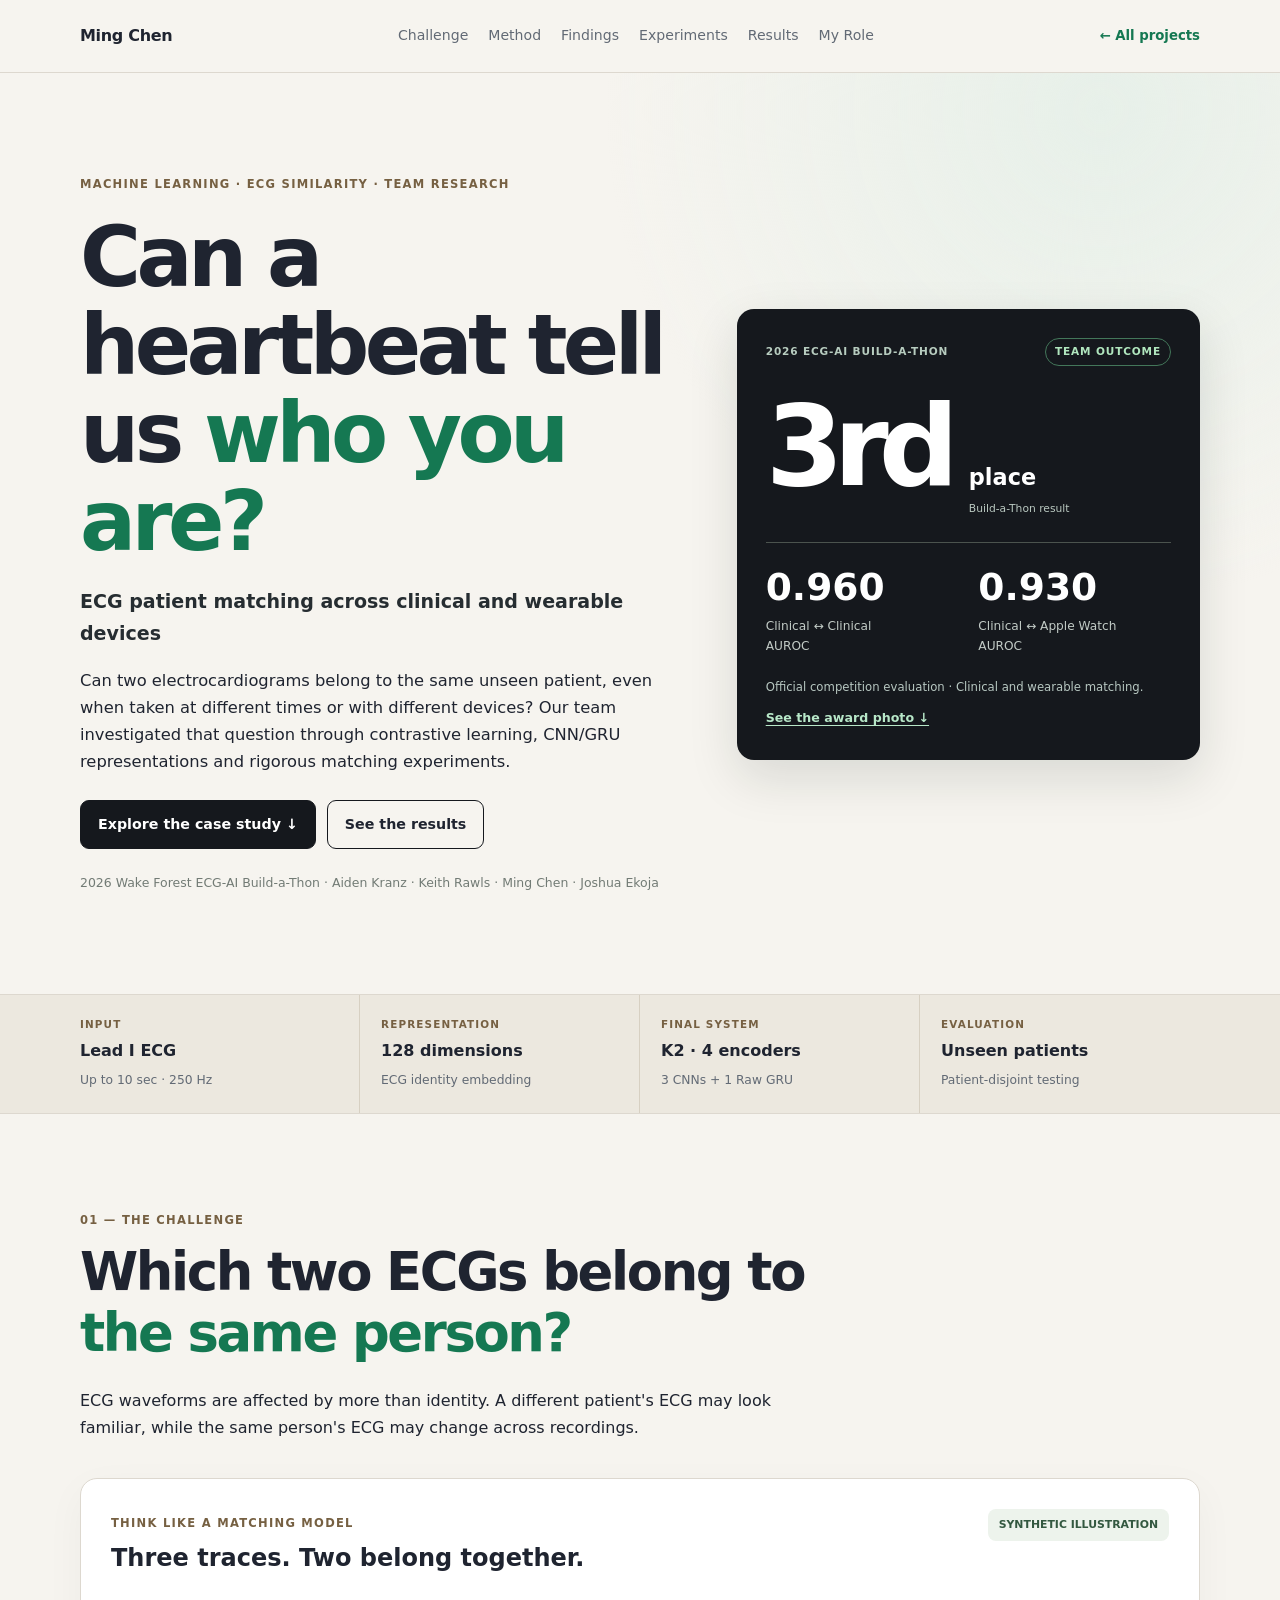
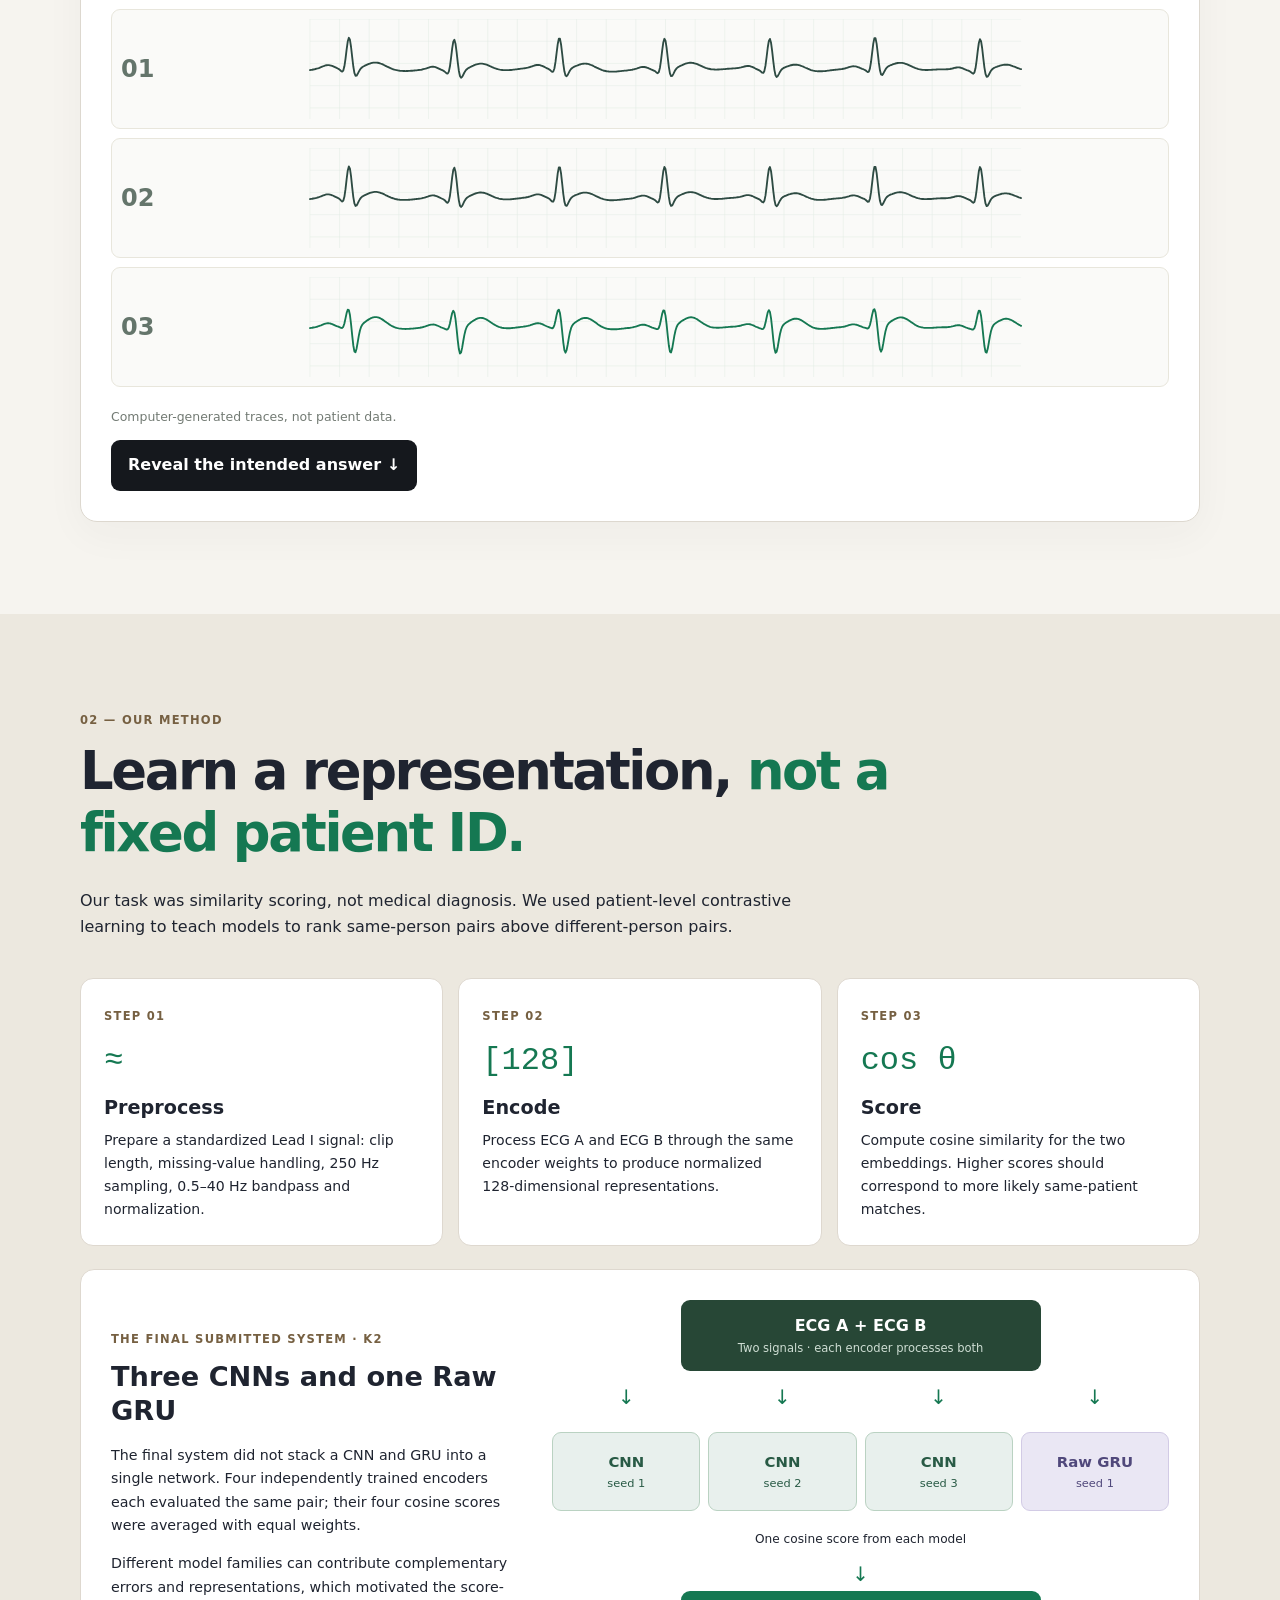
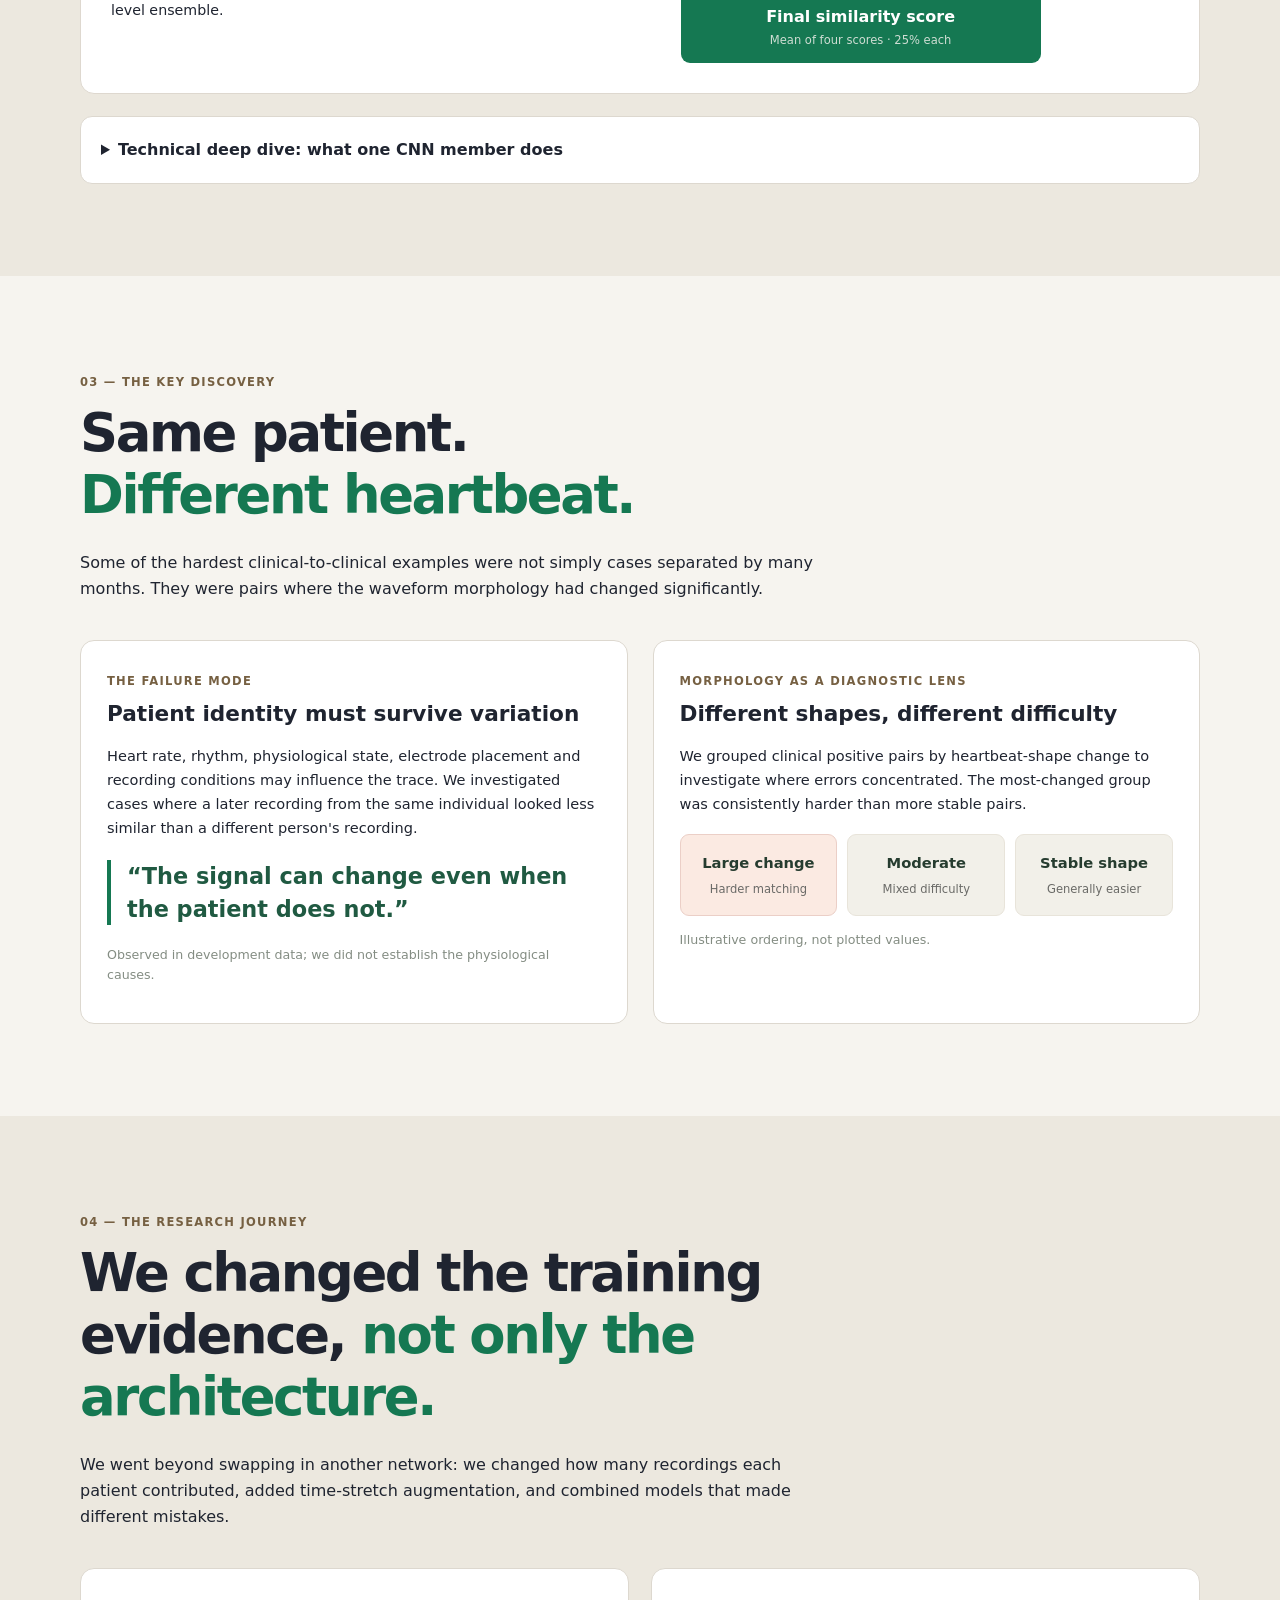
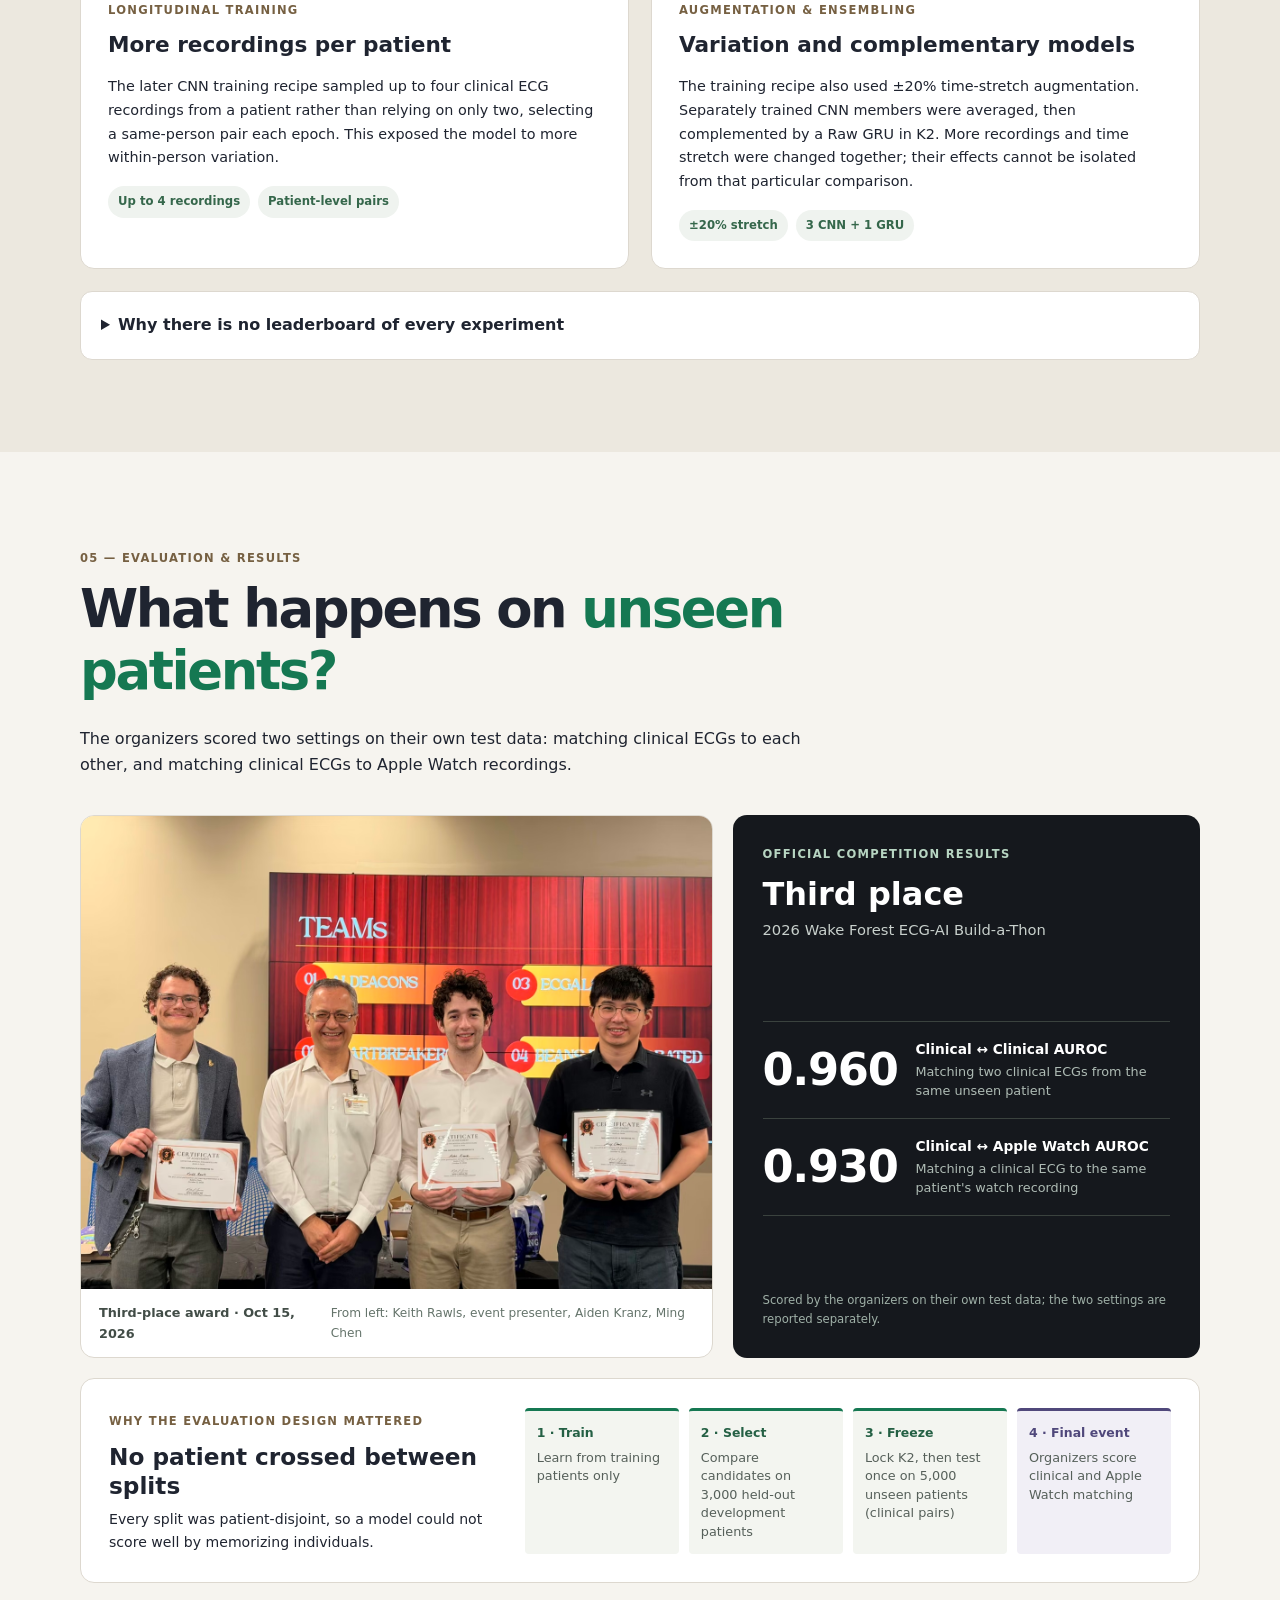
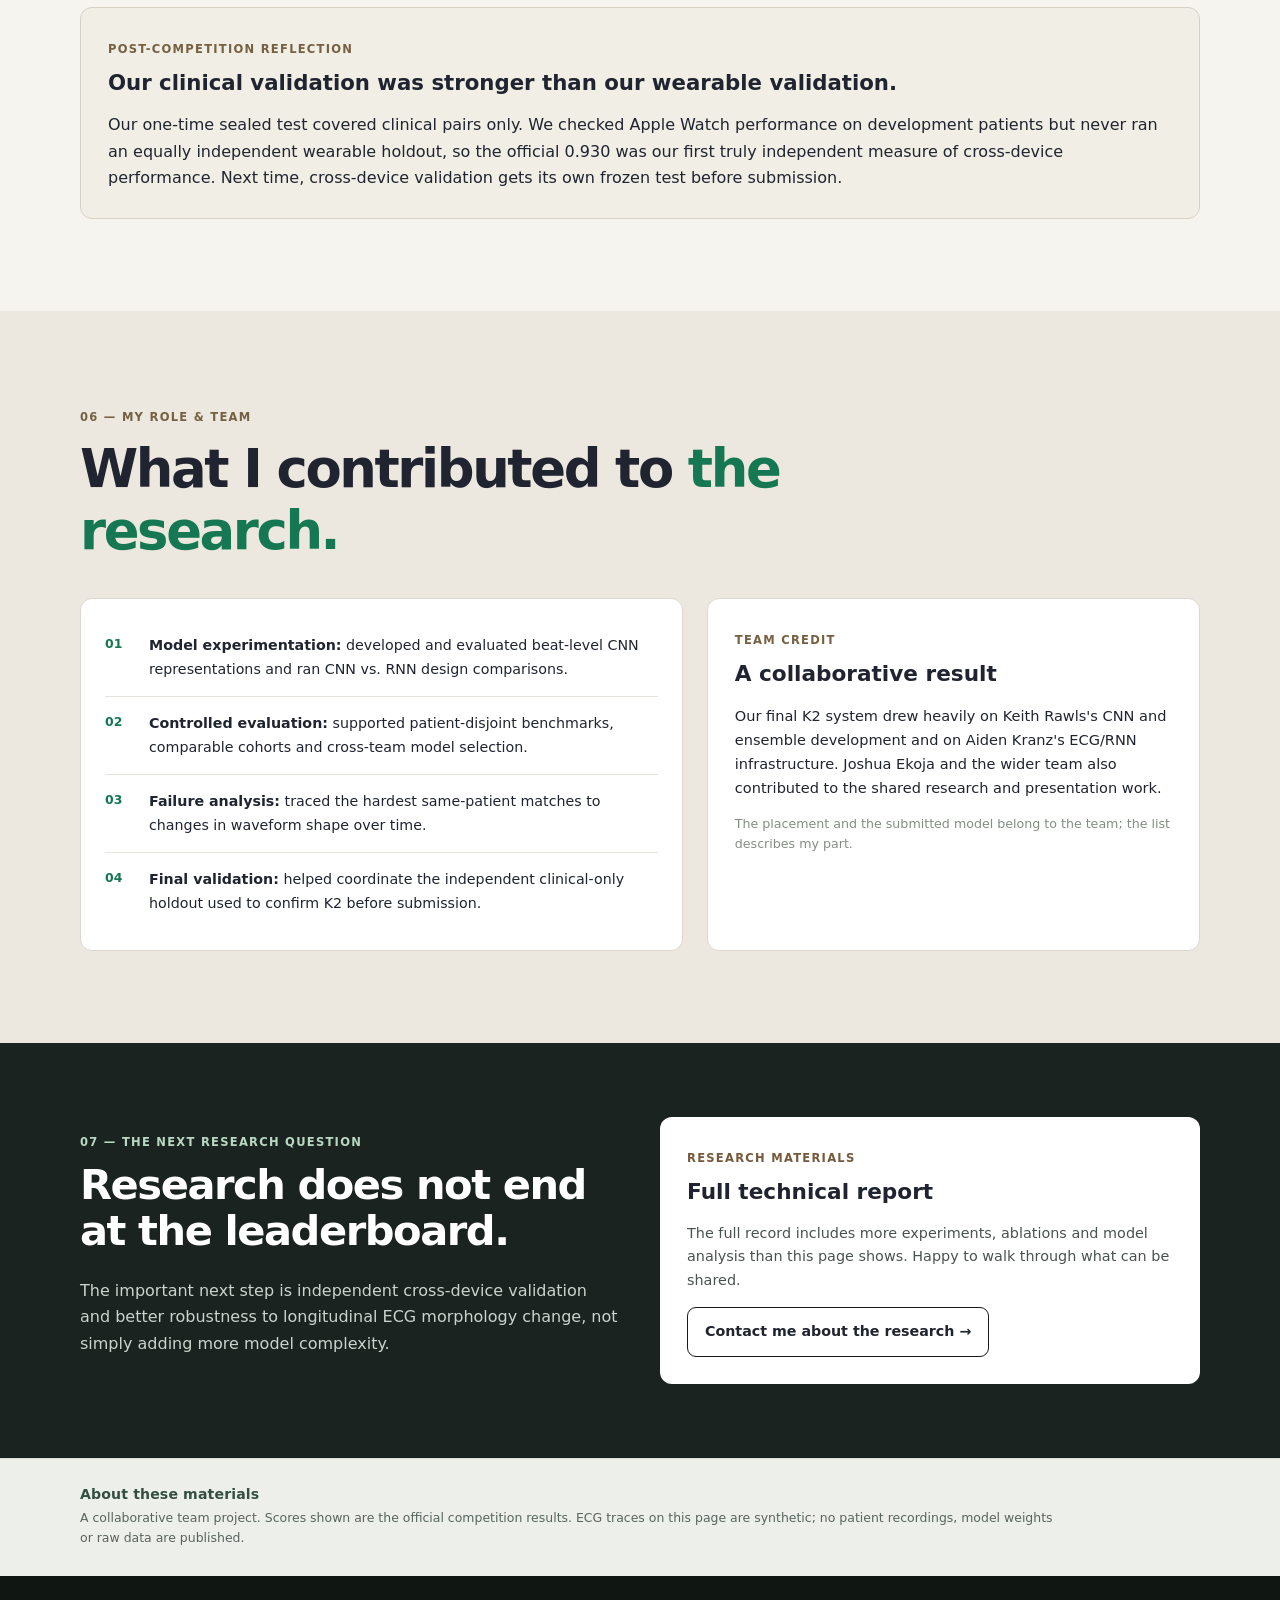
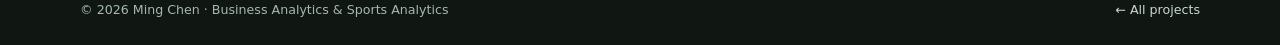
<file: ecg-patient-matching.html>
<!doctype html>
<html lang="en">
<head>
  <meta charset="utf-8">
  <meta name="viewport" content="width=device-width,initial-scale=1">
  <meta name="description" content="Ming Chen's ECG patient-matching research case study: 2026 ECG-AI Build-a-Thon third-place team, CNN/GRU ensemble and unseen-patient evaluation.">
  <meta name="theme-color" content="#f6f4ef">
  <title>ECG Patient Matching | Ming Chen</title>
  <meta property="og:type" content="website">
  <meta property="og:title" content="ECG Patient Matching | Ming Chen">
  <meta property="og:description" content="Third place, 2026 ECG-AI Build-a-Thon: matching unseen patients across clinical and Apple Watch ECGs.">
  <meta property="og:url" content="https://mingchen-analytics.github.io/ecg-patient-matching.html">
  <meta property="og:image" content="https://mingchen-analytics.github.io/assets/ecg/ecg-buildathon-third-place.jpg">
  <meta name="twitter:card" content="summary_large_image">
  <link rel="icon" type="image/svg+xml" href="favicon.svg">
  <link rel="stylesheet" href="styles.css">
  <link rel="stylesheet" href="ecg-project.css">
</head>
<body>
  <header class="site-header"><div class="container nav-wrap">
    <a class="brand" href="index.html#home">Ming Chen</a>
    <nav aria-label="ECG case study navigation">
      <a href="#question">Challenge</a><a href="#method">Method</a><a href="#findings">Findings</a><a href="#experiments">Experiments</a><a href="#results">Results</a><a href="#contributions">My Role</a>
    </nav>
    <a class="ecg-back" href="index.html#projects">← All projects</a>
  </div></header>
  <main>
    <section class="ecg-hero" id="top"><div class="container ecg-hero-grid">
      <div>
        <p class="ecg-kicker">MACHINE LEARNING · ECG SIMILARITY · TEAM RESEARCH</p>
        <h1>Can a heartbeat tell us <em>who you are?</em></h1>
        <p class="ecg-subtitle">ECG patient matching across clinical and wearable devices</p>
        <p class="ecg-lede">Can two electrocardiograms belong to the same unseen patient, even when taken at different times or with different devices? Our team investigated that question through contrastive learning, CNN/GRU representations and rigorous matching experiments.</p>
        <div class="ecg-actions"><a class="ecg-button primary" href="#question">Explore the case study ↓</a><a class="ecg-button outline" href="#results">See the results</a></div>
        <p class="ecg-meta">2026 Wake Forest ECG-AI Build-a-Thon · Aiden Kranz · Keith Rawls · Ming Chen · Joshua Ekoja</p>
      </div>
      <aside class="ecg-scorecard" aria-label="ECG-AI Build-a-Thon competition result">
        <div class="ecg-score-top"><span>2026 ECG-AI BUILD-A-THON</span><span class="ecg-team-pill">TEAM OUTCOME</span></div>
        <div class="ecg-award"><strong>3rd</strong><span>place<br><small>Build-a-Thon result</small></span></div>
        <div class="ecg-score-pair"><div><strong>0.960</strong><span>Clinical ↔ Clinical<br>AUROC</span></div><div><strong>0.930</strong><span>Clinical ↔ Apple Watch<br>AUROC</span></div></div>
        <p class="ecg-score-footnote">Official competition evaluation · Clinical and wearable matching.</p><a class="ecg-award-jump" href="#award-photo">See the award photo ↓</a>
      </aside>
    </div></section>

    <div class="ecg-strip"><div class="container ecg-strip-grid">
      <div><span class="ecg-index">INPUT</span><strong>Lead I ECG</strong><small>Up to 10 sec · 250 Hz</small></div>
      <div><span class="ecg-index">REPRESENTATION</span><strong>128 dimensions</strong><small>ECG identity embedding</small></div>
      <div><span class="ecg-index">FINAL SYSTEM</span><strong>K2 · 4 encoders</strong><small>3 CNNs + 1 Raw GRU</small></div>
      <div><span class="ecg-index">EVALUATION</span><strong>Unseen patients</strong><small>Patient-disjoint testing</small></div>
    </div></div>

    <section id="question" class="ecg-section"><div class="container">
      <div class="ecg-section-heading"><span class="ecg-section-num">01 — THE CHALLENGE</span><h2>Which two ECGs belong to <em>the same person?</em></h2><p>ECG waveforms are affected by more than identity. A different patient's ECG may look familiar, while the same person's ECG may change across recordings.</p></div>
      <div class="ecg-challenge">
        <div class="ecg-challenge-head"><div><span class="ecg-small-kicker">THINK LIKE A MATCHING MODEL</span><h3>Three traces. Two belong together.</h3></div><span class="ecg-synthetic">SYNTHETIC ILLUSTRATION</span></div>
        <div class="ecg-wave-stack">
          <div class="ecg-wave-row"><span>01</span><img src="assets/ecg/synthetic-ecg-a.svg" alt="Artificial ECG-like waveform 01" width="960" height="135"></div>
          <div class="ecg-wave-row"><span>02</span><img src="assets/ecg/synthetic-ecg-b.svg" alt="Artificial ECG-like waveform 02" width="960" height="135"></div>
          <div class="ecg-wave-row"><span>03</span><img src="assets/ecg/synthetic-ecg-c.svg" alt="Artificial ECG-like waveform 03" width="960" height="135"></div>
        </div>
        <p class="ecg-challenge-note">Computer-generated traces, not patient data.</p>
        <details class="ecg-reveal"><summary>Reveal the intended answer ↓</summary><div><strong>02 and 03 are the same person.</strong> Their beat shape changed between recordings, while 01 is a look-alike from someone else. These <em>hard positives</em> are what make the task difficult: the model has to recognize a person even after the waveform changes.</div></details>
      </div>
    </div></section>

    <section id="method" class="ecg-section soft"><div class="container">
      <div class="ecg-section-heading"><span class="ecg-section-num">02 — OUR METHOD</span><h2>Learn a representation, <em>not a fixed patient ID.</em></h2><p>Our task was similarity scoring, not medical diagnosis. We used patient-level contrastive learning to teach models to rank same-person pairs above different-person pairs.</p></div>
      <div class="ecg-steps">
        <div class="ecg-step"><span class="ecg-small-kicker">STEP 01</span><span class="symbol">≈</span><h3>Preprocess</h3><p>Prepare a standardized Lead I signal: clip length, missing-value handling, 250 Hz sampling, 0.5–40 Hz bandpass and normalization.</p></div>
        <div class="ecg-step"><span class="ecg-small-kicker">STEP 02</span><span class="symbol">[128]</span><h3>Encode</h3><p>Process ECG A and ECG B through the same encoder weights to produce normalized 128-dimensional representations.</p></div>
        <div class="ecg-step"><span class="ecg-small-kicker">STEP 03</span><span class="symbol">cos θ</span><h3>Score</h3><p>Compute cosine similarity for the two embeddings. Higher scores should correspond to more likely same-patient matches.</p></div>
      </div>
      <div class="ecg-method">
        <div><span class="ecg-small-kicker">THE FINAL SUBMITTED SYSTEM · K2</span><h3>Three CNNs and one Raw GRU</h3><p>The final system did not stack a CNN and GRU into a single network. Four independently trained encoders each evaluated the same pair; their four cosine scores were averaged with equal weights.</p><p>Different model families can contribute complementary errors and representations, which motivated the score-level ensemble.</p></div>
        <div class="ecg-diagram" role="img" aria-label="Both ECGs are scored separately by three CNNs and one Raw GRU. The four cosine scores are averaged with equal weight.">
          <div class="ecg-input">ECG A + ECG B <small>Two signals · each encoder processes both</small></div>
          <div class="ecg-arrows ecg-arrows-4" aria-hidden="true"><span>↓</span><span>↓</span><span>↓</span><span>↓</span></div>
          <div class="ecg-branches"><div>CNN <small>seed 1</small></div><div>CNN <small>seed 2</small></div><div>CNN <small>seed 3</small></div><div class="gru">Raw GRU <small>seed 1</small></div></div>
          <p class="ecg-diagram-note">One cosine score from each model</p>
          <div class="ecg-arrows" aria-hidden="true">↓</div><div class="ecg-output">Final similarity score <small>Mean of four scores · 25% each</small></div>
        </div>
      </div>
      <details class="ecg-details"><summary>Technical deep dive: what one CNN member does</summary><div>
        <p>One K2 CNN member starts with a 1D convolutional stem, then passes through residual convolution stages (32 → 64 → 128 → 256 channels). Attention pooling summarizes the time dimension; a projection head creates a unit-length 128-dimensional embedding. The Raw GRU member instead reads short waveform patches as a sequence before attention pooling.</p>
      </div></details>
    </div></section>

    <section id="findings" class="ecg-section"><div class="container">
      <div class="ecg-section-heading"><span class="ecg-section-num">03 — THE KEY DISCOVERY</span><h2>Same patient.<br><em>Different heartbeat.</em></h2><p>Some of the hardest clinical-to-clinical examples were not simply cases separated by many months. They were pairs where the waveform morphology had changed significantly.</p></div>
      <div class="ecg-finding">
        <article><span class="ecg-small-kicker">THE FAILURE MODE</span><h3>Patient identity must survive variation</h3><p>Heart rate, rhythm, physiological state, electrode placement and recording conditions may influence the trace. We investigated cases where a later recording from the same individual looked less similar than a different person's recording.</p><div class="ecg-quote">“The signal can change even when the patient does not.”</div><p class="ecg-footnote">Observed in development data; we did not establish the physiological causes.</p></article>
        <article><span class="ecg-small-kicker">MORPHOLOGY AS A DIAGNOSTIC LENS</span><h3>Different shapes, different difficulty</h3><p>We grouped clinical positive pairs by heartbeat-shape change to investigate where errors concentrated. The most-changed group was consistently harder than more stable pairs.</p>
          <div class="ecg-spectrum" aria-label="Illustrative ordering from harder to easier, not a numerical chart"><div><strong>Large change</strong><span>Harder matching</span></div><div><strong>Moderate</strong><span>Mixed difficulty</span></div><div><strong>Stable shape</strong><span>Generally easier</span></div></div>
          <p class="ecg-footnote ecg-spectrum-note">Illustrative ordering, not plotted values.</p>
        </article>
      </div>
    </div></section>

    <section id="experiments" class="ecg-section soft"><div class="container">
      <div class="ecg-section-heading"><span class="ecg-section-num">04 — THE RESEARCH JOURNEY</span><h2>We changed the training evidence, <em>not only the architecture.</em></h2><p>We went beyond swapping in another network: we changed how many recordings each patient contributed, added time-stretch augmentation, and combined models that made different mistakes.</p></div>
      <div class="ecg-research">
        <article><span class="ecg-small-kicker">LONGITUDINAL TRAINING</span><h3>More recordings per patient</h3><p>The later CNN training recipe sampled up to four clinical ECG recordings from a patient rather than relying on only two, selecting a same-person pair each epoch. This exposed the model to more within-person variation.</p><div class="ecg-tags"><span>Up to 4 recordings</span><span>Patient-level pairs</span></div></article>
        <article><span class="ecg-small-kicker">AUGMENTATION & ENSEMBLING</span><h3>Variation and complementary models</h3><p>The training recipe also used ±20% time-stretch augmentation. Separately trained CNN members were averaged, then complemented by a Raw GRU in K2. More recordings and time stretch were changed together; their effects cannot be isolated from that particular comparison.</p><div class="ecg-tags"><span>±20% stretch</span><span>3 CNN + 1 GRU</span></div></article>
      </div>
      <details class="ecg-details"><summary>Why there is no leaderboard of every experiment</summary><div><p>Earlier experiments used different patients, pair lists and evaluation protocols, so their AUROCs are not comparable with each other. Putting them on one chart would imply a fair comparison that did not exist. This page reports only the official competition scores.</p></div></details>
    </div></section>

    <section id="results" class="ecg-section"><div class="container">
      <div class="ecg-section-heading"><span class="ecg-section-num">05 — EVALUATION & RESULTS</span><h2>What happens on <em>unseen patients?</em></h2><p>The organizers scored two settings on their own test data: matching clinical ECGs to each other, and matching clinical ECGs to Apple Watch recordings.</p></div>
      <div class="ecg-podium">
        <figure class="ecg-award-photo" id="award-photo">
          <picture>
            <source srcset="assets/ecg/ecg-buildathon-third-place.avif" type="image/avif">
            <img src="assets/ecg/ecg-buildathon-third-place.jpg" width="1400" height="1050" loading="lazy" decoding="async" alt="Keith Rawls, an event presenter, Aiden Kranz and Ming Chen holding third-place certificates at the 2026 ECG-AI Build-a-Thon">
          </picture>
          <figcaption><strong>Third-place award · Oct 15, 2026</strong><span>From left: Keith Rawls, event presenter, Aiden Kranz, Ming Chen</span></figcaption>
        </figure>
        <article class="ecg-result-main">
          <span class="ecg-small-kicker">OFFICIAL COMPETITION RESULTS</span>
          <h3>Third place</h3>
          <p class="ecg-result-event">2026 Wake Forest ECG-AI Build-a-Thon</p>
          <div class="ecg-result-rows">
            <div><strong>0.960</strong><span><b>Clinical ↔ Clinical AUROC</b>Matching two clinical ECGs from the same unseen patient</span></div>
            <div><strong>0.930</strong><span><b>Clinical ↔ Apple Watch AUROC</b>Matching a clinical ECG to the same patient's watch recording</span></div>
          </div>
          <p class="ecg-score-footnote">Scored by the organizers on their own test data; the two settings are reported separately.</p>
        </article>
      </div>

      <div class="ecg-validation">
        <div class="ecg-validation-head"><span class="ecg-small-kicker">WHY THE EVALUATION DESIGN MATTERED</span><h3>No patient crossed between splits</h3><p>Every split was patient-disjoint, so a model could not score well by memorizing individuals.</p></div>
        <ol class="ecg-timeline">
          <li><b>1 · Train</b><span>Learn from training patients only</span></li>
          <li><b>2 · Select</b><span>Compare candidates on 3,000 held-out development patients</span></li>
          <li><b>3 · Freeze</b><span>Lock K2, then test once on 5,000 unseen patients (clinical pairs)</span></li>
          <li><b>4 · Final event</b><span>Organizers score clinical and Apple Watch matching</span></li>
        </ol>
      </div>

      <div class="ecg-reflection"><span class="ecg-small-kicker">POST-COMPETITION REFLECTION</span><h3>Our clinical validation was stronger than our wearable validation.</h3><p>Our one-time sealed test covered clinical pairs only. We checked Apple Watch performance on development patients but never ran an equally independent wearable holdout, so the official 0.930 was our first truly independent measure of cross-device performance. Next time, cross-device validation gets its own frozen test before submission.</p></div>
    </div></section>

    <section id="contributions" class="ecg-section soft"><div class="container">
      <div class="ecg-section-heading"><span class="ecg-section-num">06 — MY ROLE & TEAM</span><h2>What I contributed to <em>the research.</em></h2></div>
      <div class="ecg-contributions">
        <div class="ecg-contribution-list">
          <div><b>01</b><p><strong>Model experimentation:</strong> developed and evaluated beat-level CNN representations and ran CNN vs. RNN design comparisons.</p></div>
          <div><b>02</b><p><strong>Controlled evaluation:</strong> supported patient-disjoint benchmarks, comparable cohorts and cross-team model selection.</p></div>
          <div><b>03</b><p><strong>Failure analysis:</strong> traced the hardest same-patient matches to changes in waveform shape over time.</p></div>
          <div><b>04</b><p><strong>Final validation:</strong> helped coordinate the independent clinical-only holdout used to confirm K2 before submission.</p></div>
        </div>
        <aside class="ecg-team"><span class="ecg-small-kicker">TEAM CREDIT</span><h3>A collaborative result</h3><p>Our final K2 system drew heavily on Keith Rawls's CNN and ensemble development and on Aiden Kranz's ECG/RNN infrastructure. Joshua Ekoja and the wider team also contributed to the shared research and presentation work.</p><p class="ecg-footnote">The placement and the submitted model belong to the team; the list describes my part.</p></aside>
      </div>
    </div></section>

    <section class="ecg-outro" id="report"><div class="container ecg-outro-grid">
      <div><span class="ecg-small-kicker">07 — THE NEXT RESEARCH QUESTION</span><h2>Research does not end at the leaderboard.</h2><p>The important next step is independent cross-device validation and better robustness to longitudinal ECG morphology change, not simply adding more model complexity.</p></div>
      <div class="ecg-outro-card"><span class="ecg-small-kicker">RESEARCH MATERIALS</span><h3>Full technical report</h3><p>The full record includes more experiments, ablations and model analysis than this page shows. Happy to walk through what can be shared.</p><a class="ecg-button outline" href="index.html#contact">Contact me about the research →</a></div>
    </div></section>
  <section id="materials" class="ecg-materials" aria-labelledby="materials-heading"><div class="container">
    <h2 id="materials-heading">About these materials</h2>
    <p>A collaborative team project. Scores shown are the official competition results. ECG traces on this page are synthetic; no patient recordings, model weights or raw data are published.</p>
  </div></section>
  </main>
  <footer class="ecg-footer"><div class="container"><span>© 2026 Ming Chen · Business Analytics & Sports Analytics</span><a href="index.html#projects">← All projects</a></div></footer>
</body>
</html>
</file>
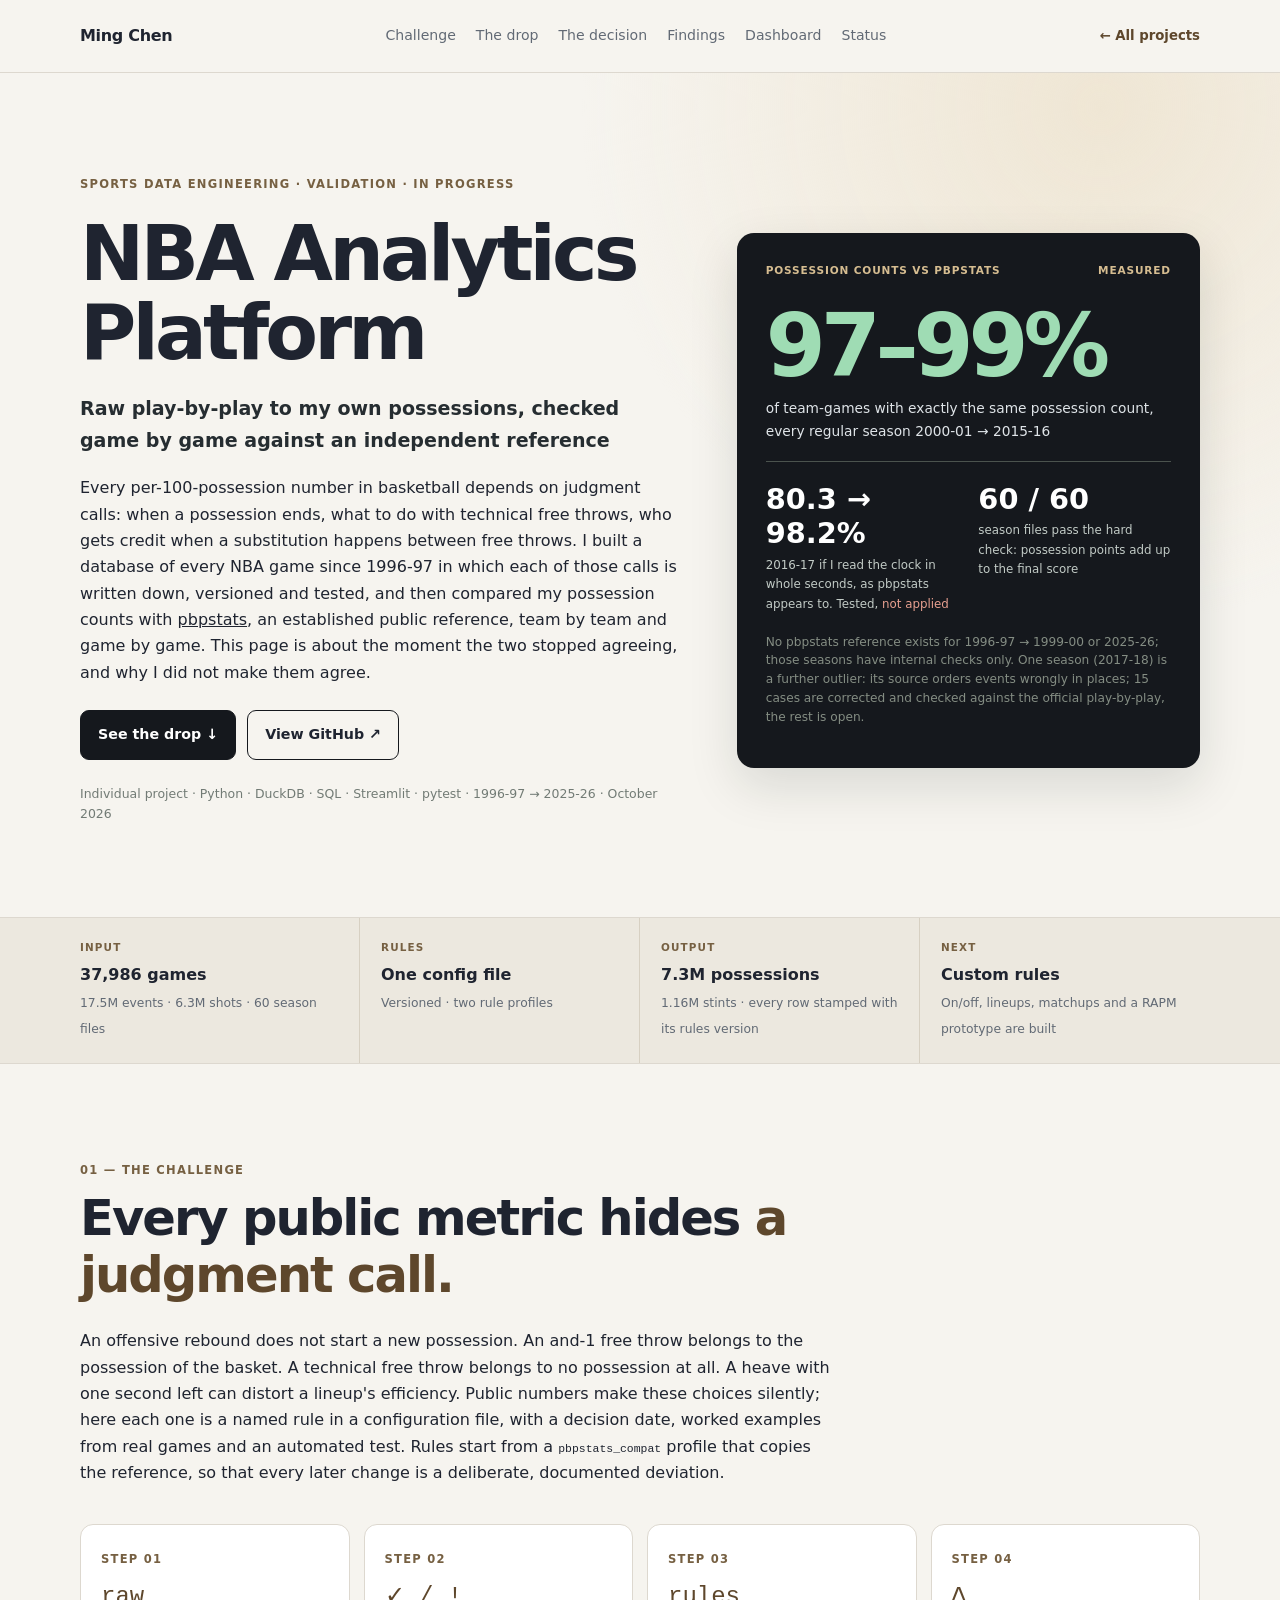
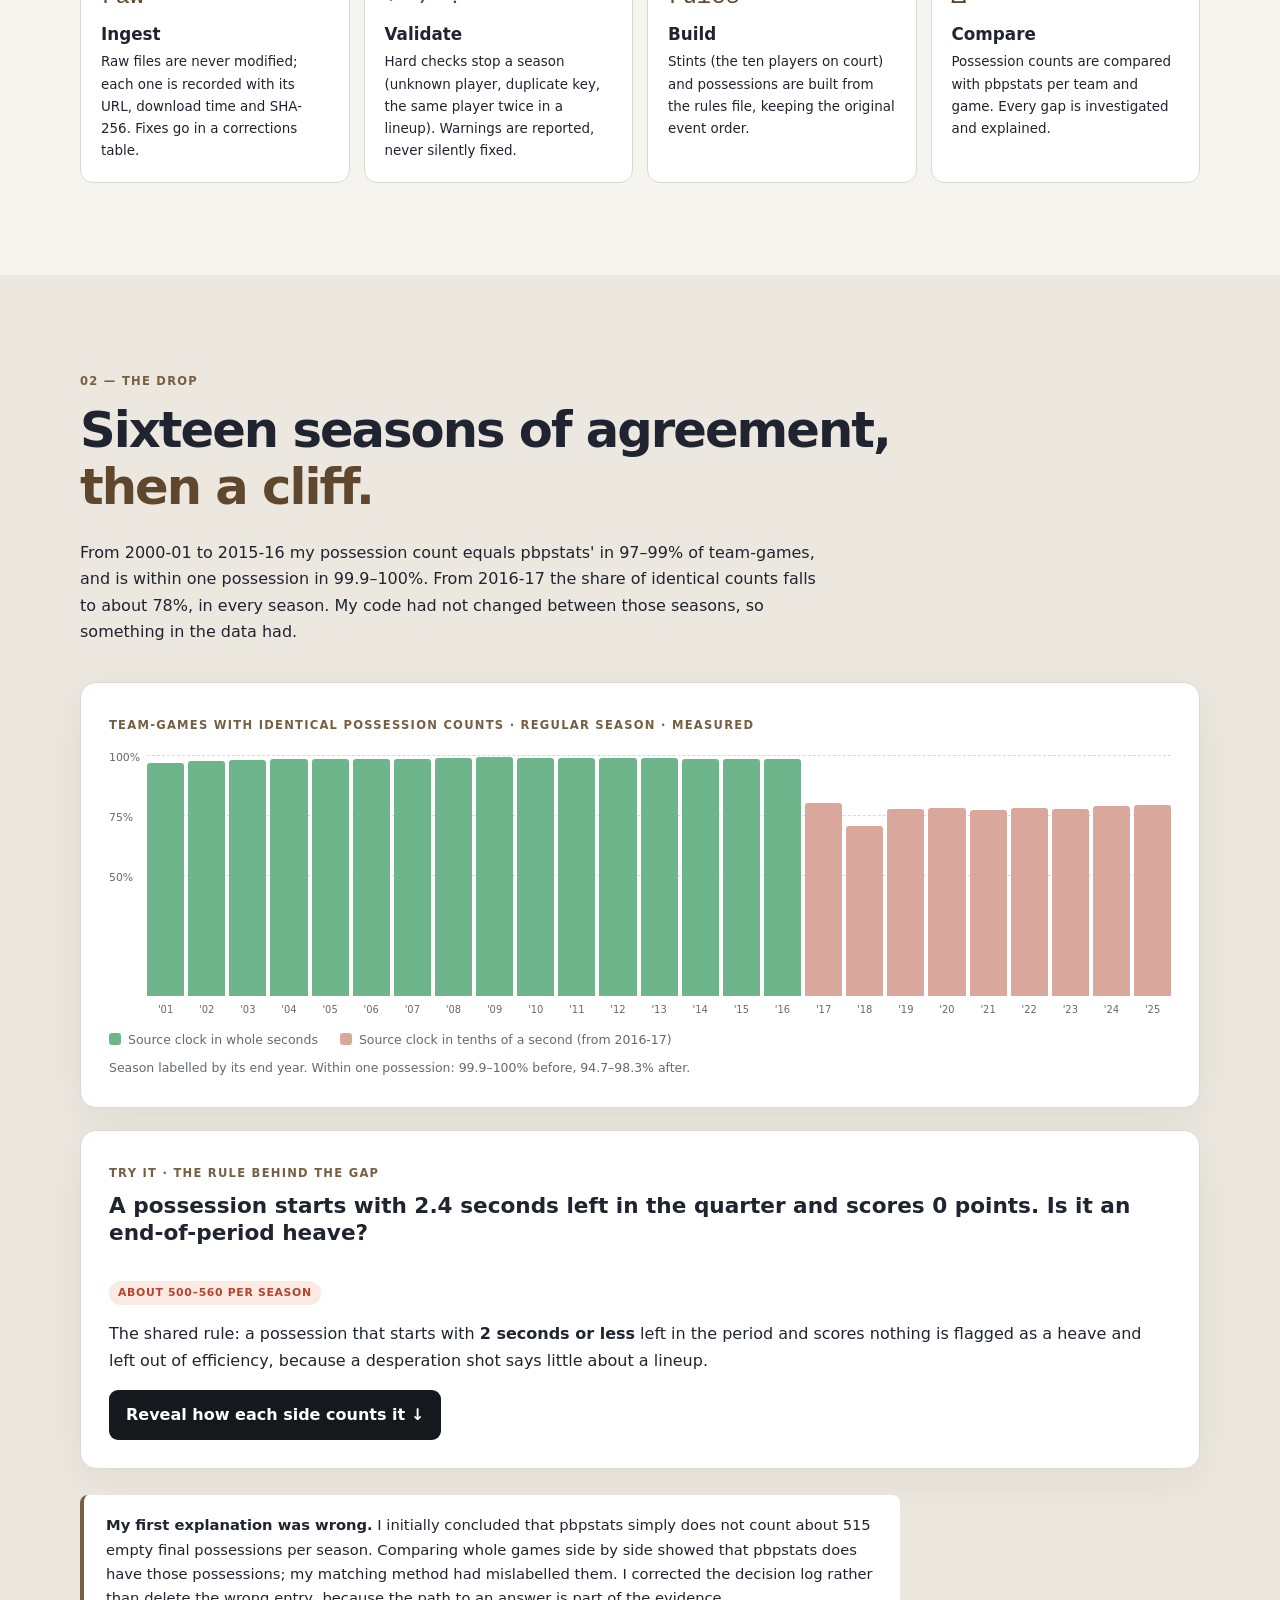
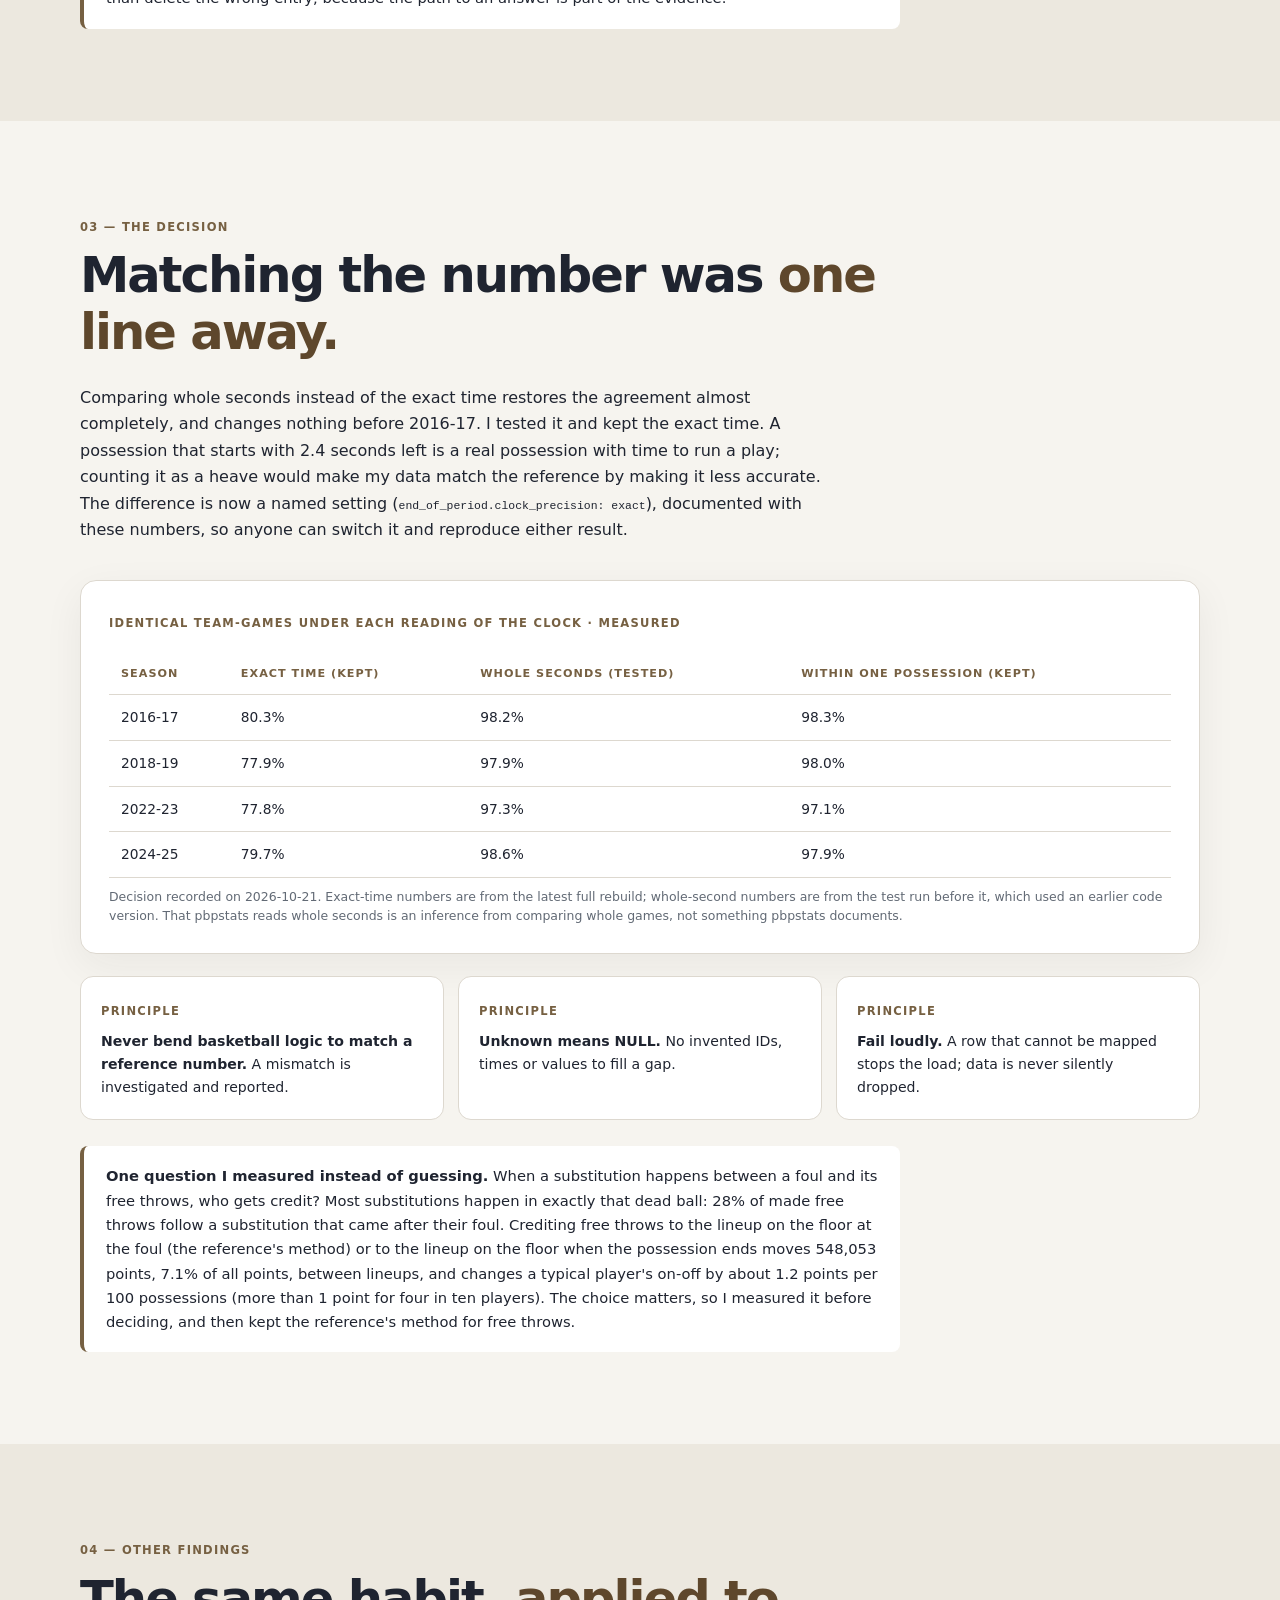
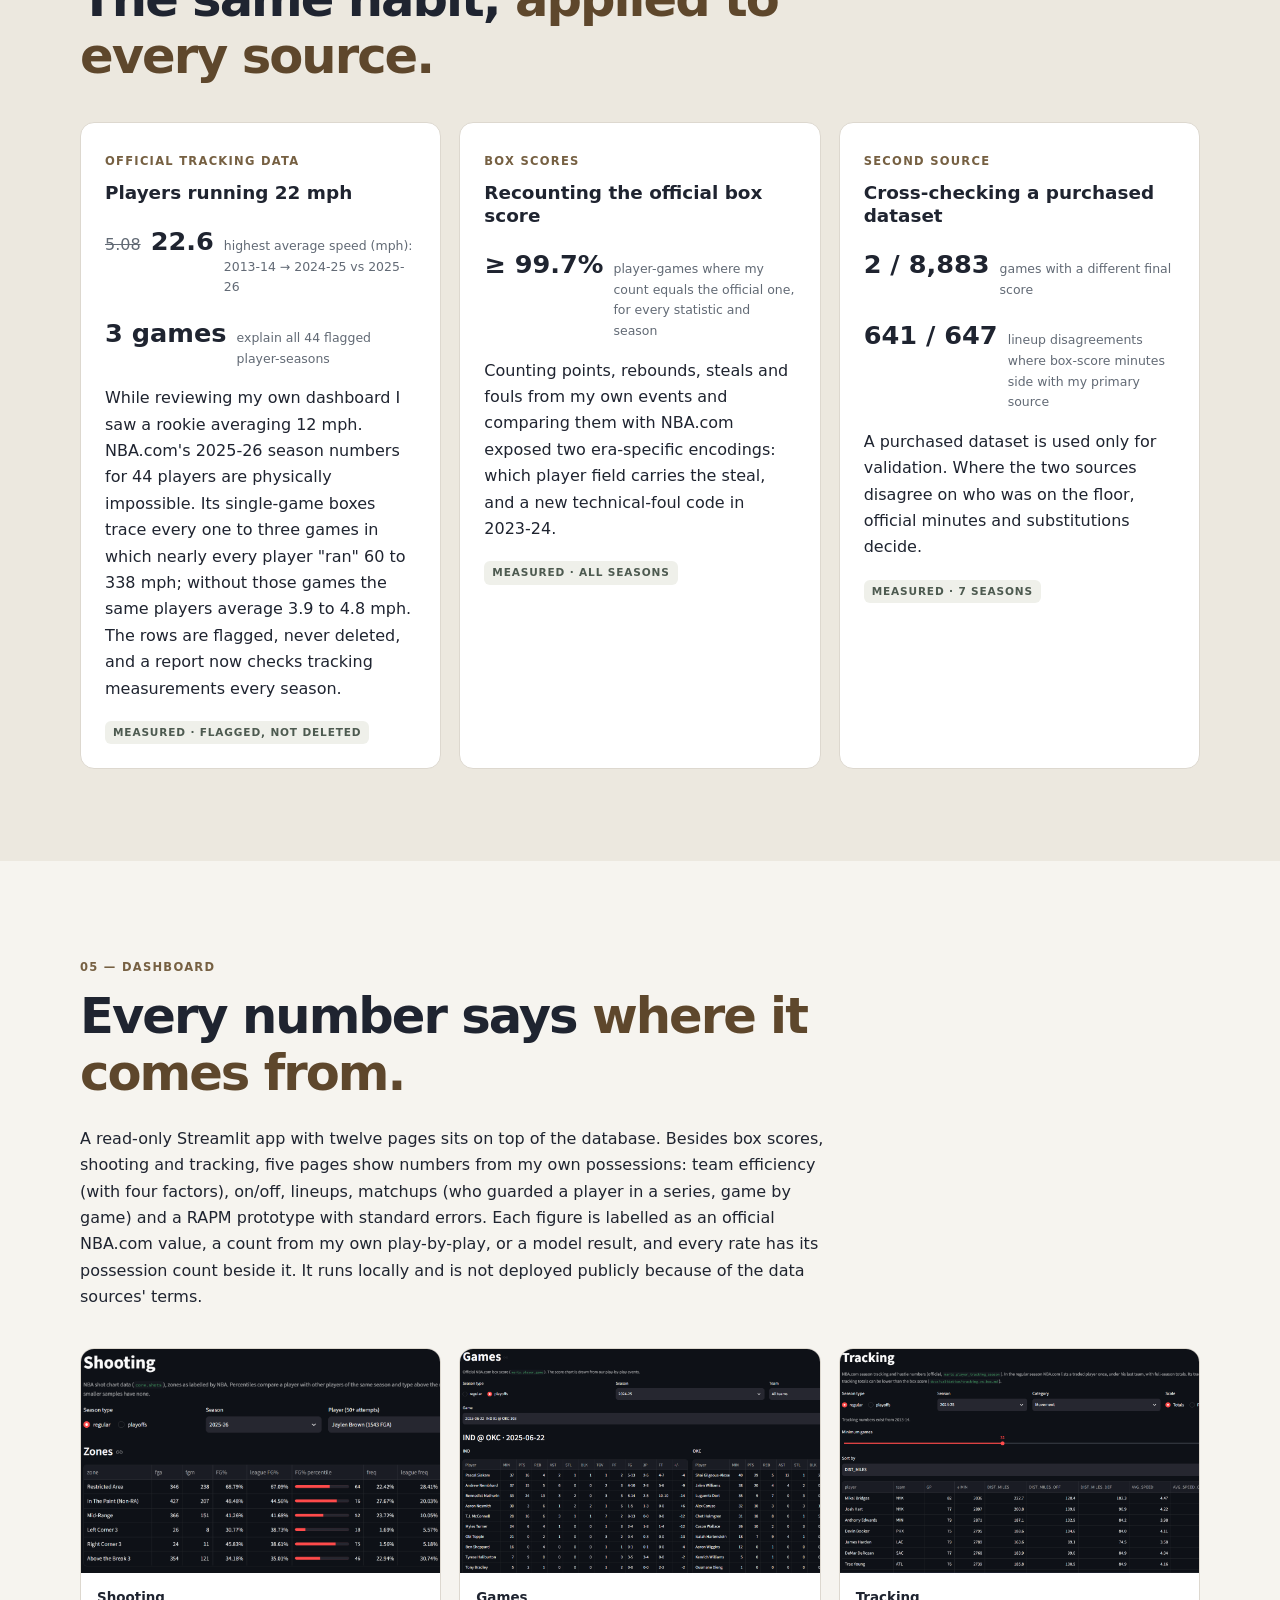
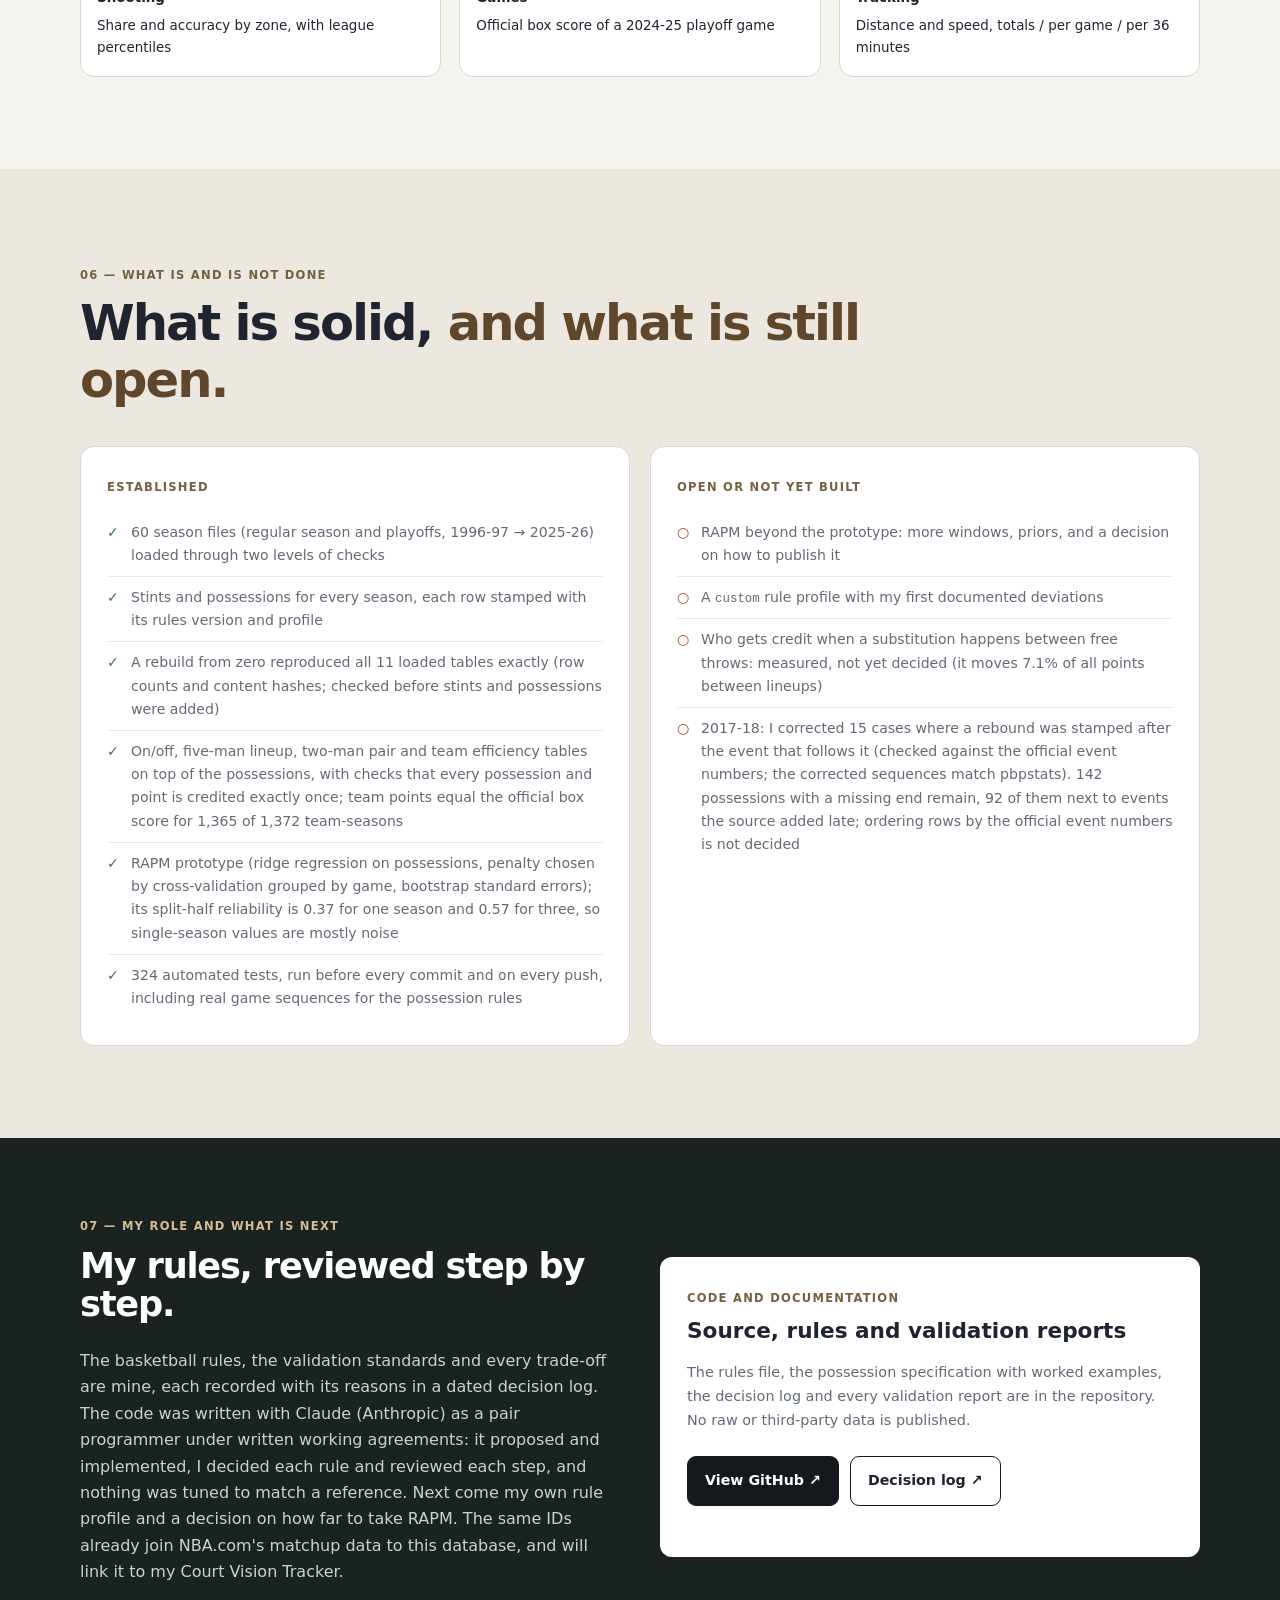
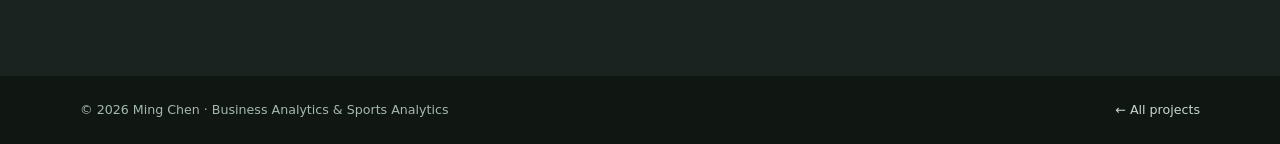
<file: nba-analytics-platform.html>
<!doctype html>
<html lang="en">
<head>
  <meta charset="utf-8">
  <meta name="viewport" content="width=device-width,initial-scale=1">
  <meta name="description" content="Ming Chen's NBA Analytics Platform case study: a validated play-by-play database for 1996-97 to 2025-26, my own possession logic checked game by game against pbpstats, and why I kept a difference instead of tuning it away.">
  <meta name="theme-color" content="#f6f4ef">
  <title>NBA Analytics Platform | Ming Chen</title>
  <meta property="og:type" content="website">
  <meta property="og:title" content="NBA Analytics Platform | Ming Chen">
  <meta property="og:description" content="Every NBA game since 1996-97, possessions checked game by game against pbpstats, and why I kept a difference instead of tuning it away.">
  <meta property="og:url" content="https://mingchen-analytics.github.io/nba-analytics-platform.html">
  <meta property="og:image" content="https://mingchen-analytics.github.io/assets/nba-platform/shooting.png">
  <meta name="twitter:card" content="summary_large_image">
  <link rel="icon" type="image/svg+xml" href="favicon.svg">
  <link rel="stylesheet" href="styles.css">
  <link rel="stylesheet" href="nba-project.css">
  <link rel="stylesheet" href="nba-platform.css">
</head>
<body>
  <header class="site-header"><div class="container nav-wrap">
    <a class="brand" href="index.html#home">Ming Chen</a>
    <nav aria-label="Case study navigation">
      <a href="#challenge">Challenge</a><a href="#drop">The drop</a><a href="#decision">The decision</a><a href="#findings">Findings</a><a href="#dashboard">Dashboard</a><a href="#status">Status</a>
    </nav>
    <a class="nct-back" href="index.html#projects">← All projects</a>
  </div></header>

  <main>
    <section class="nct-hero" id="top"><div class="container nct-hero-grid">
      <div>
        <p class="nct-kicker">SPORTS DATA ENGINEERING · VALIDATION · IN PROGRESS</p>
        <h1>NBA Analytics Platform</h1>
        <p class="nct-subtitle">Raw play-by-play to my own possessions, checked game by game against an independent reference</p>
        <p>Every per-100-possession number in basketball depends on judgment calls: when a possession ends, what to do with technical free throws, who gets credit when a substitution happens between free throws. I built a database of every NBA game since 1996-97 in which each of those calls is written down, versioned and tested, and then compared my possession counts with <a href="https://github.com/dblackrun/pbpstats" target="_blank" rel="noopener noreferrer">pbpstats</a>, an established public reference, team by team and game by game. This page is about the moment the two stopped agreeing, and why I did not make them agree.</p>
        <div class="nct-actions">
          <a class="nct-button primary" href="#drop">See the drop ↓</a>
          <a class="nct-button outline" href="https://github.com/mingchen-analytics/nba-analytics-platform" target="_blank" rel="noopener noreferrer">View GitHub ↗</a>
        </div>
        <p class="nct-meta">Individual project · Python · DuckDB · SQL · Streamlit · pytest · 1996-97 → 2025-26 · October 2026</p>
      </div>
      <aside class="nct-scorecard" aria-label="Headline result">
        <div class="nct-score-top"><span>POSSESSION COUNTS VS PBPSTATS</span><span>MEASURED</span></div>
        <div class="nap-score-main">97–99%</div>
        <p class="nct-score-caption">of team-games with exactly the same possession count, every regular season 2000-01 → 2015-16</p>
        <div class="nct-score-pair">
          <div><strong>80.3 → 98.2%</strong><span>2016-17 if I read the clock in whole seconds, as pbpstats appears to. Tested, <em>not applied</em></span></div>
          <div><strong>60 / 60</strong><span>season files pass the hard check: possession points add up to the final score</span></div>
        </div>
        <p class="nct-footnote">No pbpstats reference exists for 1996-97 → 1999-00 or 2025-26; those seasons have internal checks only. One season (2017-18) is a further outlier: its source orders events wrongly in places; 15 cases are corrected and checked against the official play-by-play, the rest is open.</p>
      </aside>
    </div></section>

    <div class="nct-strip"><div class="container nct-strip-grid">
      <div><span class="nct-index">INPUT</span><strong>37,986 games</strong><small>17.5M events · 6.3M shots · 60 season files</small></div>
      <div><span class="nct-index">RULES</span><strong>One config file</strong><small>Versioned · two rule profiles</small></div>
      <div><span class="nct-index">OUTPUT</span><strong>7.3M possessions</strong><small>1.16M stints · every row stamped with its rules version</small></div>
      <div><span class="nct-index">NEXT</span><strong>Custom rules</strong><small>On/off, lineups, matchups and a RAPM prototype are built</small></div>
    </div></div>

    <section id="challenge" class="nct-section"><div class="container">
      <div class="nct-section-heading">
        <span class="nct-section-num">01 — THE CHALLENGE</span>
        <h2>Every public metric hides <em>a judgment call.</em></h2>
        <p>An offensive rebound does not start a new possession. An and-1 free throw belongs to the possession of the basket. A technical free throw belongs to no possession at all. A heave with one second left can distort a lineup's efficiency. Public numbers make these choices silently; here each one is a named rule in a configuration file, with a decision date, worked examples from real games and an automated test. Rules start from a <code>pbpstats_compat</code> profile that copies the reference, so that every later change is a deliberate, documented deviation.</p>
      </div>
      <div class="nct-steps">
        <div class="nct-step"><span class="nct-small-kicker">STEP 01</span><span class="symbol">raw</span><h3>Ingest</h3><p>Raw files are never modified; each one is recorded with its URL, download time and SHA-256. Fixes go in a corrections table.</p></div>
        <div class="nct-step"><span class="nct-small-kicker">STEP 02</span><span class="symbol">✓ / !</span><h3>Validate</h3><p>Hard checks stop a season (unknown player, duplicate key, the same player twice in a lineup). Warnings are reported, never silently fixed.</p></div>
        <div class="nct-step"><span class="nct-small-kicker">STEP 03</span><span class="symbol">rules</span><h3>Build</h3><p>Stints (the ten players on court) and possessions are built from the rules file, keeping the original event order.</p></div>
        <div class="nct-step"><span class="nct-small-kicker">STEP 04</span><span class="symbol">Δ</span><h3>Compare</h3><p>Possession counts are compared with pbpstats per team and game. Every gap is investigated and explained.</p></div>
      </div>
    </div></section>

    <section id="drop" class="nct-section soft"><div class="container">
      <div class="nct-section-heading">
        <span class="nct-section-num">02 — THE DROP</span>
        <h2>Sixteen seasons of agreement, <em>then a cliff.</em></h2>
        <p>From 2000-01 to 2015-16 my possession count equals pbpstats' in 97–99% of team-games, and is within one possession in 99.9–100%. From 2016-17 the share of identical counts falls to about 78%, in every season. My code had not changed between those seasons, so something in the data had.</p>
      </div>

      <div class="nct-card">
        <span class="nct-small-kicker">TEAM-GAMES WITH IDENTICAL POSSESSION COUNTS · REGULAR SEASON · MEASURED</span>
        <figure class="nap-chart" aria-label="Column chart: share of team-games with identical possession counts, 97 to 99 percent each season from 2000-01 to 2015-16, then 70 to 80 percent from 2016-17 to 2024-25">
          <div class="nap-chart-plot">
            <div class="nap-gridline" style="bottom:100%"><span>100%</span></div>
            <div class="nap-gridline" style="bottom:75%"><span>75%</span></div>
            <div class="nap-gridline" style="bottom:50%"><span>50%</span></div>
            <div class="nap-cols">
              <div class="nap-col" style="--v:97.18" title="2000-01: 97.2%"><span>'01</span></div>
              <div class="nap-col" style="--v:98.02" title="2001-02: 98.0%"><span>'02</span></div>
              <div class="nap-col" style="--v:98.28" title="2002-03: 98.3%"><span>'03</span></div>
              <div class="nap-col" style="--v:98.61" title="2003-04: 98.6%"><span>'04</span></div>
              <div class="nap-col" style="--v:98.54" title="2004-05: 98.5%"><span>'05</span></div>
              <div class="nap-col" style="--v:98.82" title="2005-06: 98.8%"><span>'06</span></div>
              <div class="nap-col" style="--v:98.82" title="2006-07: 98.8%"><span>'07</span></div>
              <div class="nap-col" style="--v:99.19" title="2007-08: 99.2%"><span>'08</span></div>
              <div class="nap-col" style="--v:99.31" title="2008-09: 99.3%"><span>'09</span></div>
              <div class="nap-col" style="--v:98.94" title="2009-10: 98.9%"><span>'10</span></div>
              <div class="nap-col" style="--v:98.98" title="2010-11: 99.0%"><span>'11</span></div>
              <div class="nap-col" style="--v:99.04" title="2011-12: 99.0%"><span>'12</span></div>
              <div class="nap-col" style="--v:99.27" title="2012-13: 99.3%"><span>'13</span></div>
              <div class="nap-col" style="--v:98.46" title="2013-14: 98.5%"><span>'14</span></div>
              <div class="nap-col" style="--v:98.74" title="2014-15: 98.7%"><span>'15</span></div>
              <div class="nap-col" style="--v:98.58" title="2015-16: 98.6%"><span>'16</span></div>
              <div class="nap-col after" style="--v:80.28" title="2016-17: 80.3%"><span>'17</span></div>
              <div class="nap-col after" style="--v:70.61" title="2017-18: 70.6%"><span>'18</span></div>
              <div class="nap-col after" style="--v:77.89" title="2018-19: 77.9%"><span>'19</span></div>
              <div class="nap-col after" style="--v:78.12" title="2019-20: 78.1%"><span>'20</span></div>
              <div class="nap-col after" style="--v:77.50" title="2020-21: 77.5%"><span>'21</span></div>
              <div class="nap-col after" style="--v:78.41" title="2021-22: 78.4%"><span>'22</span></div>
              <div class="nap-col after" style="--v:77.80" title="2022-23: 77.8%"><span>'23</span></div>
              <div class="nap-col after" style="--v:79.15" title="2023-24: 79.2%"><span>'24</span></div>
              <div class="nap-col after" style="--v:79.67" title="2024-25: 79.7%"><span>'25</span></div>
            </div>
          </div>
          <figcaption class="nap-legend">
            <span><i class="nap-key"></i>Source clock in whole seconds</span>
            <span><i class="nap-key after"></i>Source clock in tenths of a second (from 2016-17)</span>
            <span class="nap-legend-note">Season labelled by its end year. Within one possession: 99.9–100% before, 94.7–98.3% after.</span>
          </figcaption>
        </figure>
      </div>

      <div class="nct-card nct-quiz" style="margin-top:22px">
        <div class="nct-quiz-head">
          <div><span class="nct-small-kicker">TRY IT · THE RULE BEHIND THE GAP</span><h3>A possession starts with 2.4 seconds left in the quarter and scores 0 points. Is it an end-of-period heave?</h3></div>
          <span class="nct-chip bad">ABOUT 500–560 PER SEASON</span>
        </div>
        <p>The shared rule: a possession that starts with <strong>2 seconds or less</strong> left in the period and scores nothing is flagged as a heave and left out of efficiency, because a desperation shot says little about a lineup.</p>
        <details class="nct-reveal"><summary>Reveal how each side counts it ↓</summary><div>
          <p style="margin:0 0 10px"><strong>pbpstats appears to read it as 2 seconds, so it is a heave. I compare the exact time, 2.4 &gt; 2, so it is not.</strong></p>
          <p>Through 2015-16 every possession in the source starts on a whole second, so the two readings never differ. From 2016-17 the clock carries tenths of a second (21,309 fractional possession starts in 2016-17 alone), and about 500–560 scoreless possessions per regular season start with between 2 and 3 seconds left. That single comparison explains most of the drop.</p>
        </div></details>
      </div>

      <p class="nap-note"><strong>My first explanation was wrong.</strong> I initially concluded that pbpstats simply does not count about 515 empty final possessions per season. Comparing whole games side by side showed that pbpstats does have those possessions; my matching method had mislabelled them. I corrected the decision log rather than delete the wrong entry, because the path to an answer is part of the evidence.</p>
    </div></section>

    <section id="decision" class="nct-section"><div class="container">
      <div class="nct-section-heading">
        <span class="nct-section-num">03 — THE DECISION</span>
        <h2>Matching the number was <em>one line away.</em></h2>
        <p>Comparing whole seconds instead of the exact time restores the agreement almost completely, and changes nothing before 2016-17. I tested it and kept the exact time. A possession that starts with 2.4 seconds left is a real possession with time to run a play; counting it as a heave would make my data match the reference by making it less accurate. The difference is now a named setting (<code>end_of_period.clock_precision: exact</code>), documented with these numbers, so anyone can switch it and reproduce either result.</p>
      </div>
      <div class="nct-card">
        <span class="nct-small-kicker">IDENTICAL TEAM-GAMES UNDER EACH READING OF THE CLOCK · MEASURED</span>
        <div class="nct-table-wrap"><table class="nct-signals">
          <thead><tr><th>Season</th><th>Exact time (kept)</th><th>Whole seconds (tested)</th><th>Within one possession (kept)</th></tr></thead>
          <tbody>
            <tr><td>2016-17</td><td class="num">80.3%</td><td class="num">98.2%</td><td class="num">98.3%</td></tr>
            <tr><td>2018-19</td><td class="num">77.9%</td><td class="num">97.9%</td><td class="num">98.0%</td></tr>
            <tr><td>2022-23</td><td class="num">77.8%</td><td class="num">97.3%</td><td class="num">97.1%</td></tr>
            <tr><td>2024-25</td><td class="num">79.7%</td><td class="num">98.6%</td><td class="num">97.9%</td></tr>
          </tbody>
        </table></div>
        <p class="nct-caption">Decision recorded on 2026-10-21. Exact-time numbers are from the latest full rebuild; whole-second numbers are from the test run before it, which used an earlier code version. That pbpstats reads whole seconds is an inference from comparing whole games, not something pbpstats documents.</p>
      </div>
      <div class="nap-principles">
        <div><span class="nct-small-kicker">PRINCIPLE</span><p><strong>Never bend basketball logic to match a reference number.</strong> A mismatch is investigated and reported.</p></div>
        <div><span class="nct-small-kicker">PRINCIPLE</span><p><strong>Unknown means NULL.</strong> No invented IDs, times or values to fill a gap.</p></div>
        <div><span class="nct-small-kicker">PRINCIPLE</span><p><strong>Fail loudly.</strong> A row that cannot be mapped stops the load; data is never silently dropped.</p></div>
      </div>
      <p class="nap-note"><strong>One question I measured instead of guessing.</strong> When a substitution happens between a foul and its free throws, who gets credit? Most substitutions happen in exactly that dead ball: 28% of made free throws follow a substitution that came after their foul. Crediting free throws to the lineup on the floor at the foul (the reference's method) or to the lineup on the floor when the possession ends moves 548,053 points, 7.1% of all points, between lineups, and changes a typical player's on-off by about 1.2 points per 100 possessions (more than 1 point for four in ten players). The choice matters, so I measured it before deciding, and then kept the reference's method for free throws.</p>

    </div></section>

    <section id="findings" class="nct-section soft"><div class="container">
      <div class="nct-section-heading">
        <span class="nct-section-num">04 — OTHER FINDINGS</span>
        <h2>The same habit, <em>applied to every source.</em></h2>
      </div>
      <div class="nct-fixes">
        <article class="nct-fix"><span class="nct-small-kicker">OFFICIAL TRACKING DATA</span><h3>Players running 22 mph</h3>
          <div class="delta"><s>5.08</s><b>22.6</b><span>highest average speed (mph): 2013-14 → 2024-25 vs 2025-26</span></div>
          <div class="delta"><b>3 games</b><span>explain all 44 flagged player-seasons</span></div>
          <p>While reviewing my own dashboard I saw a rookie averaging 12 mph. NBA.com's 2025-26 season numbers for 44 players are physically impossible. Its single-game boxes trace every one to three games in which nearly every player "ran" 60 to 338 mph; without those games the same players average 3.9 to 4.8 mph. The rows are flagged, never deleted, and a report now checks tracking measurements every season.</p>
          <span class="nct-evidence">MEASURED · FLAGGED, NOT DELETED</span></article>
        <article class="nct-fix"><span class="nct-small-kicker">BOX SCORES</span><h3>Recounting the official box score</h3>
          <div class="delta"><b>≥ 99.7%</b><span>player-games where my count equals the official one, for every statistic and season</span></div>
          <p>Counting points, rebounds, steals and fouls from my own events and comparing them with NBA.com exposed two era-specific encodings: which player field carries the steal, and a new technical-foul code in 2023-24.</p>
          <span class="nct-evidence">MEASURED · ALL SEASONS</span></article>
        <article class="nct-fix"><span class="nct-small-kicker">SECOND SOURCE</span><h3>Cross-checking a purchased dataset</h3>
          <div class="delta"><b>2 / 8,883</b><span>games with a different final score</span></div>
          <div class="delta"><b>641 / 647</b><span>lineup disagreements where box-score minutes side with my primary source</span></div>
          <p>A purchased dataset is used only for validation. Where the two sources disagree on who was on the floor, official minutes and substitutions decide.</p>
          <span class="nct-evidence">MEASURED · 7 SEASONS</span></article>
      </div>
    </div></section>

    <section id="dashboard" class="nct-section"><div class="container">
      <div class="nct-section-heading">
        <span class="nct-section-num">05 — DASHBOARD</span>
        <h2>Every number says <em>where it comes from.</em></h2>
        <p>A read-only Streamlit app with twelve pages sits on top of the database. Besides box scores, shooting and tracking, five pages show numbers from my own possessions: team efficiency (with four factors), on/off, lineups, matchups (who guarded a player in a series, game by game) and a RAPM prototype with standard errors. Each figure is labelled as an official NBA.com value, a count from my own play-by-play, or a model result, and every rate has its possession count beside it. It runs locally and is not deployed publicly because of the data sources' terms.</p>
      </div>
      <div class="nap-shots">
        <figure class="nct-shot"><img src="assets/nba-platform/shooting.png" width="1484" height="682" loading="lazy" alt="Shooting page: one player's shot share and accuracy by court zone, with league percentile bars">
          <figcaption><strong>Shooting</strong>Share and accuracy by zone, with league percentiles</figcaption></figure>
        <figure class="nct-shot"><img src="assets/nba-platform/games.png" width="1568" height="766" loading="lazy" alt="Games page: official box score of the 2025 NBA Finals game between Indiana and Oklahoma City">
          <figcaption><strong>Games</strong>Official box score of a 2024-25 playoff game</figcaption></figure>
        <figure class="nct-shot"><img src="assets/nba-platform/tracking_movement.png" width="1538" height="786" loading="lazy" alt="Tracking page: distance and average speed leaderboard for 2024-25">
          <figcaption><strong>Tracking</strong>Distance and speed, totals / per game / per 36 minutes</figcaption></figure>
      </div>
    </div></section>

    <section id="status" class="nct-section soft"><div class="container">
      <div class="nct-section-heading">
        <span class="nct-section-num">06 — WHAT IS AND IS NOT DONE</span>
        <h2>What is solid, <em>and what is still open.</em></h2>
      </div>
      <div class="nct-ledger">
        <div class="have"><span class="nct-small-kicker">ESTABLISHED</span>
          <ul>
            <li>60 season files (regular season and playoffs, 1996-97 → 2025-26) loaded through two levels of checks</li>
            <li>Stints and possessions for every season, each row stamped with its rules version and profile</li>
            <li>A rebuild from zero reproduced all 11 loaded tables exactly (row counts and content hashes; checked before stints and possessions were added)</li>
            <li>On/off, five-man lineup, two-man pair and team efficiency tables on top of the possessions, with checks that every possession and point is credited exactly once; team points equal the official box score for 1,365 of 1,372 team-seasons</li>
            <li>RAPM prototype (ridge regression on possessions, penalty chosen by cross-validation grouped by game, bootstrap standard errors); its split-half reliability is 0.37 for one season and 0.57 for three, so single-season values are mostly noise</li>
            <li>324 automated tests, run before every commit and on every push, including real game sequences for the possession rules</li>
          </ul></div>
        <div class="lack"><span class="nct-small-kicker">OPEN OR NOT YET BUILT</span>
          <ul>
            <li>RAPM beyond the prototype: more windows, priors, and a decision on how to publish it</li>
            <li>A <code>custom</code> rule profile with my first documented deviations</li>
            <li>Who gets credit when a substitution happens between free throws: measured, not yet decided (it moves 7.1% of all points between lineups)</li>
            <li>2017-18: I corrected 15 cases where a rebound was stamped after the event that follows it (checked against the official event numbers; the corrected sequences match pbpstats). 142 possessions with a missing end remain, 92 of them next to events the source added late; ordering rows by the official event numbers is not decided</li>
          </ul></div>
      </div>
    </div></section>

    <section class="nct-outro" id="next"><div class="container nct-outro-grid">
      <div><span class="nct-small-kicker">07 — MY ROLE AND WHAT IS NEXT</span>
        <h2>My rules, reviewed step by step.</h2>
        <p>The basketball rules, the validation standards and every trade-off are mine, each recorded with its reasons in a dated decision log. The code was written with Claude (Anthropic) as a pair programmer under written working agreements: it proposed and implemented, I decided each rule and reviewed each step, and nothing was tuned to match a reference. Next come my own rule profile and a decision on how far to take RAPM. The same IDs already join NBA.com's matchup data to this database, and will link it to my Court Vision Tracker.</p></div>
      <div class="nct-outro-card"><span class="nct-small-kicker">CODE AND DOCUMENTATION</span><h3>Source, rules and validation reports</h3>
        <p>The rules file, the possession specification with worked examples, the decision log and every validation report are in the repository. No raw or third-party data is published.</p>
        <div class="nct-actions"><a class="nct-button primary" href="https://github.com/mingchen-analytics/nba-analytics-platform" target="_blank" rel="noopener noreferrer">View GitHub ↗</a><a class="nct-button outline" href="https://github.com/mingchen-analytics/nba-analytics-platform/blob/main/docs/decisions.md" target="_blank" rel="noopener noreferrer">Decision log ↗</a></div></div>
    </div></section>
  </main>
  <footer class="nct-footer"><div class="container"><span>© 2026 Ming Chen · Business Analytics &amp; Sports Analytics</span><a href="index.html#projects">← All projects</a></div></footer>
</body>
</html>
</file>
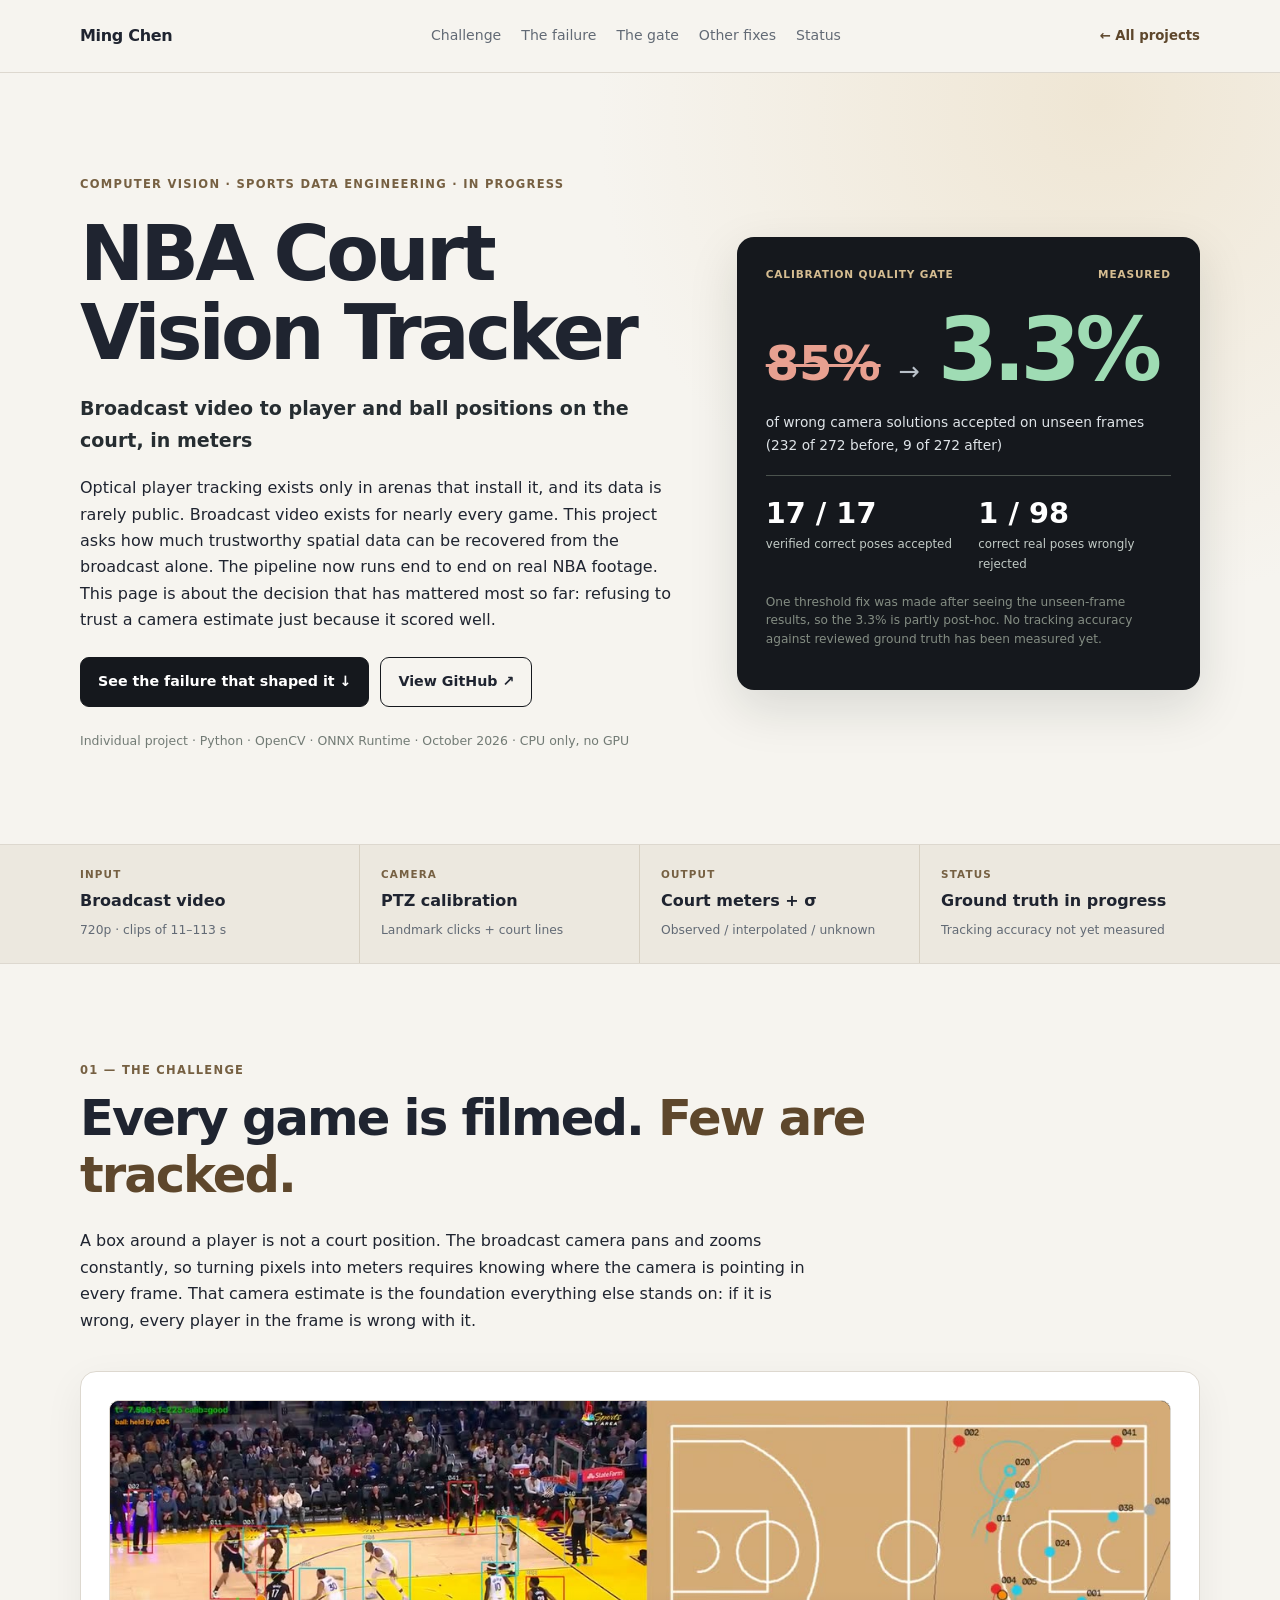
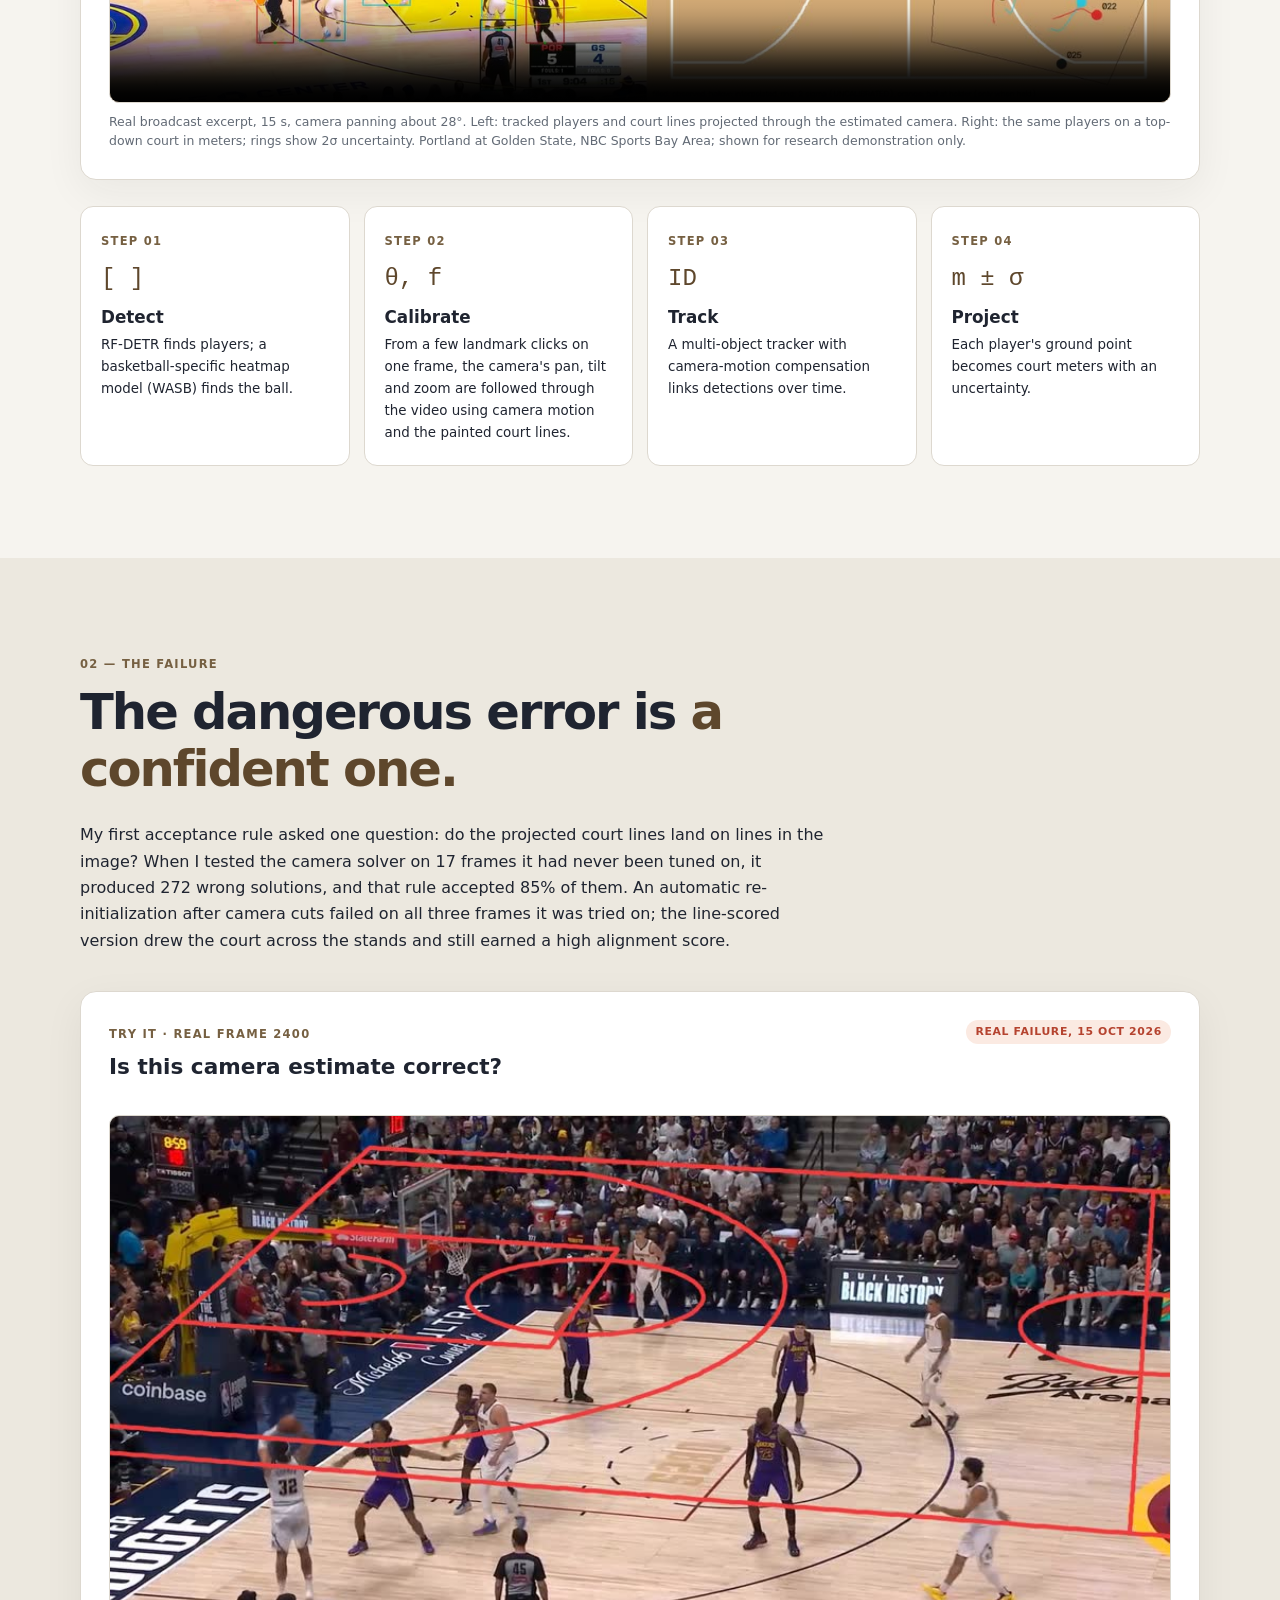
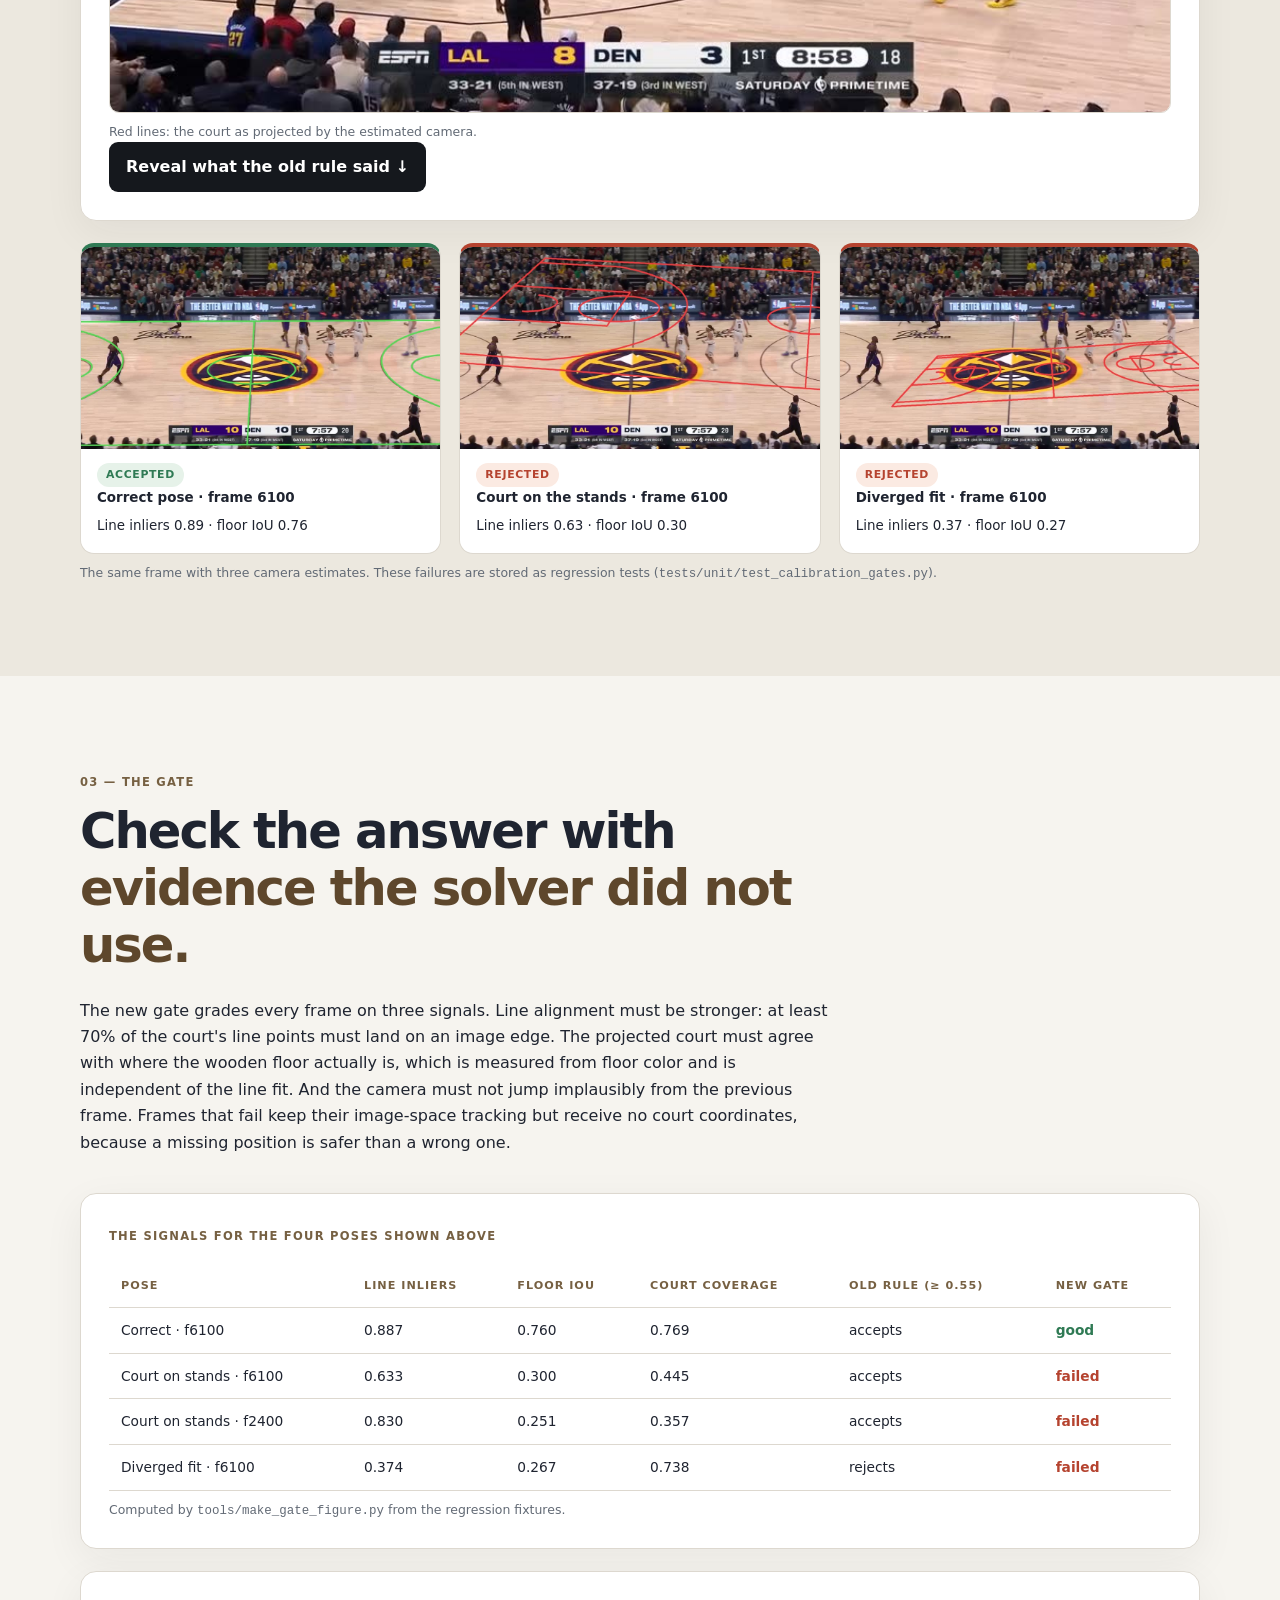
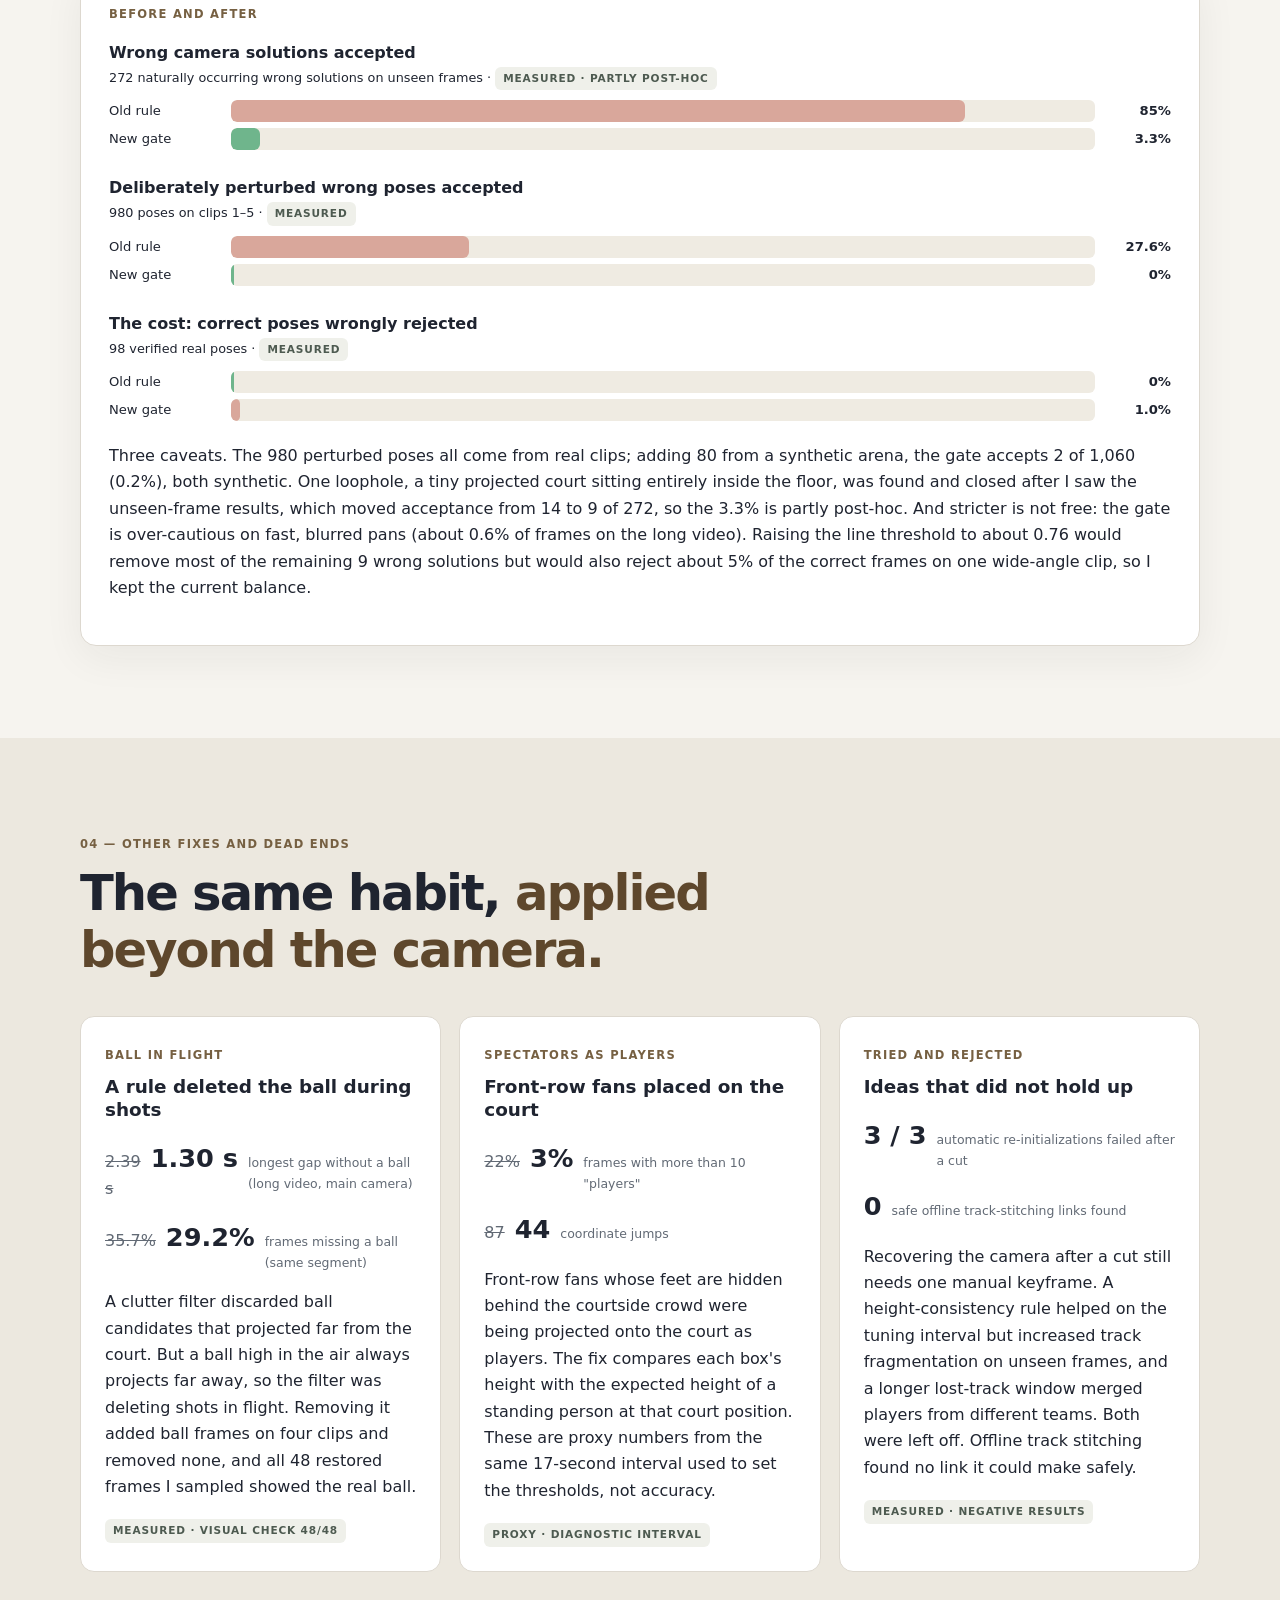
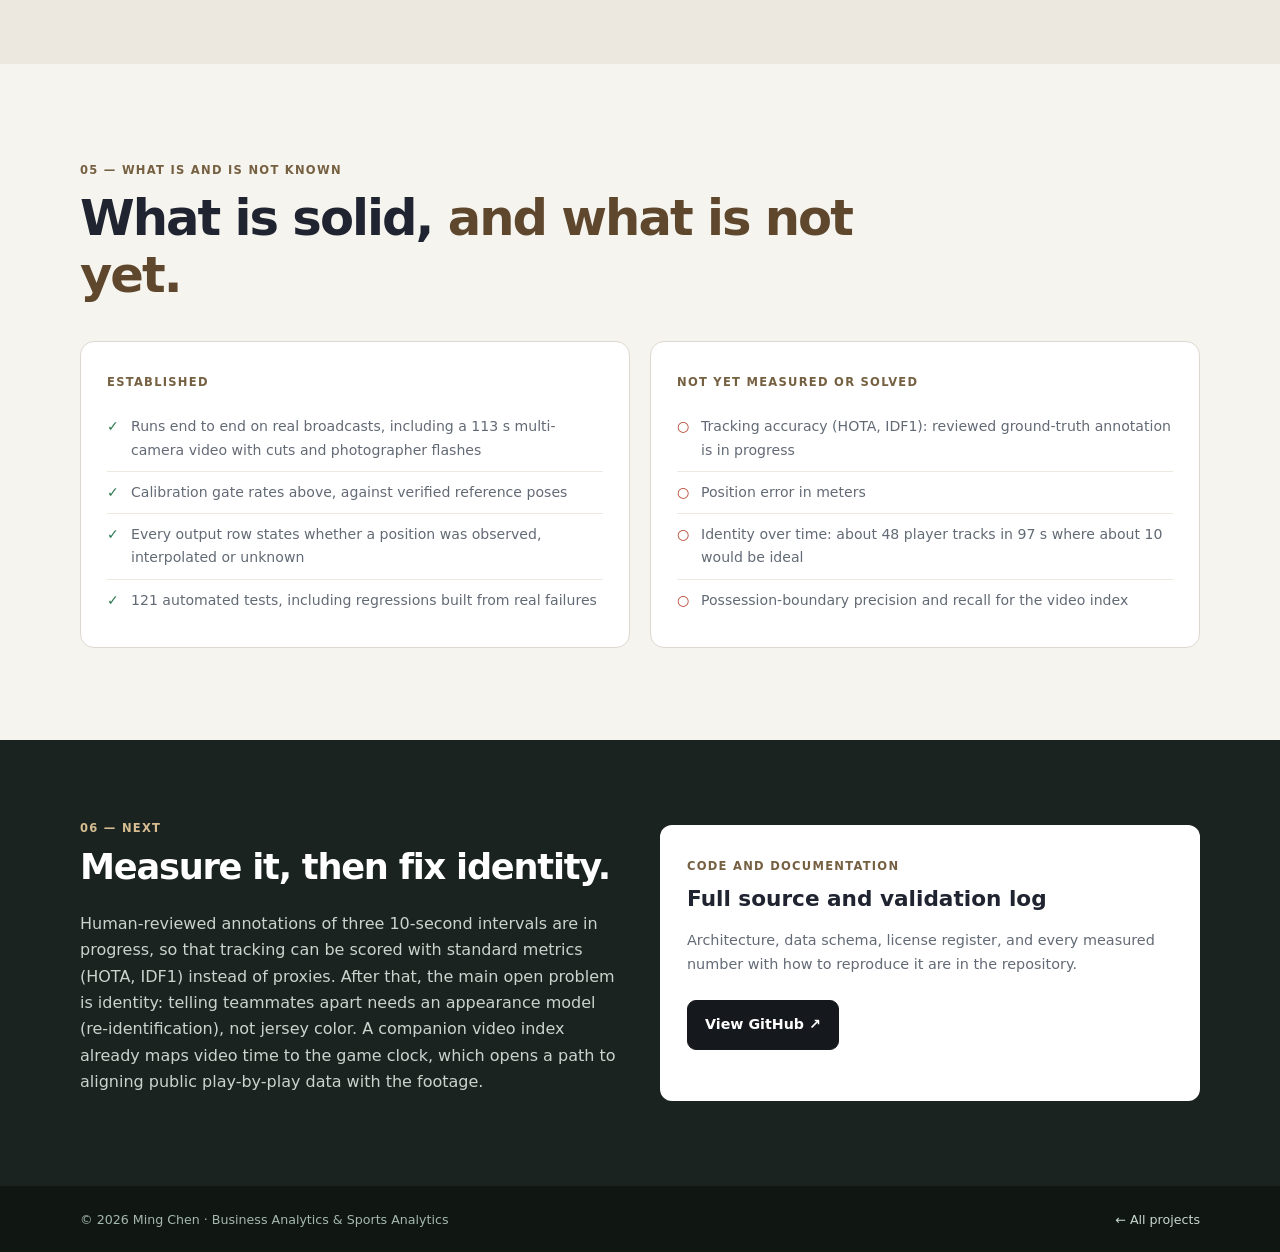
<file: nba-court-tracking.html>
<!doctype html>
<html lang="en">
<head>
  <meta charset="utf-8">
  <meta name="viewport" content="width=device-width,initial-scale=1">
  <meta name="description" content="Ming Chen's NBA Court Vision Tracker case study: recovering court-coordinate player positions from broadcast video, and a calibration quality gate tested on real failures.">
  <meta name="theme-color" content="#f6f4ef">
  <title>NBA Court Vision Tracker | Ming Chen</title>
  <meta property="og:type" content="website">
  <meta property="og:title" content="NBA Court Vision Tracker | Ming Chen">
  <meta property="og:description" content="Recovering player court positions from broadcast video, and a calibration quality gate tested on real failures.">
  <meta property="og:url" content="https://mingchen-analytics.github.io/nba-court-tracking.html">
  <meta property="og:image" content="https://mingchen-analytics.github.io/assets/nba-tracker/court-tracking-poster.jpg">
  <meta name="twitter:card" content="summary_large_image">
  <link rel="icon" type="image/svg+xml" href="favicon.svg">
  <link rel="stylesheet" href="styles.css">
  <link rel="stylesheet" href="nba-project.css">
</head>
<body>
  <header class="site-header"><div class="container nav-wrap">
    <a class="brand" href="index.html#home">Ming Chen</a>
    <nav aria-label="Case study navigation">
      <a href="#challenge">Challenge</a><a href="#failure">The failure</a><a href="#gate">The gate</a><a href="#fixes">Other fixes</a><a href="#status">Status</a>
    </nav>
    <a class="nct-back" href="index.html#projects">← All projects</a>
  </div></header>

  <main>
    <section class="nct-hero" id="top"><div class="container nct-hero-grid">
      <div>
        <p class="nct-kicker">COMPUTER VISION · SPORTS DATA ENGINEERING · IN PROGRESS</p>
        <h1>NBA Court Vision Tracker</h1>
        <p class="nct-subtitle">Broadcast video to player and ball positions on the court, in meters</p>
        <p>Optical player tracking exists only in arenas that install it, and its data is rarely public. Broadcast video exists for nearly every game. This project asks how much trustworthy spatial data can be recovered from the broadcast alone. The pipeline now runs end to end on real NBA footage. This page is about the decision that has mattered most so far: refusing to trust a camera estimate just because it scored well.</p>
        <div class="nct-actions">
          <a class="nct-button primary" href="#failure">See the failure that shaped it ↓</a>
          <a class="nct-button outline" href="https://github.com/mingchen-analytics/nbacourt-vision-tracker" target="_blank" rel="noopener noreferrer">View GitHub ↗</a>
        </div>
        <p class="nct-meta">Individual project · Python · OpenCV · ONNX Runtime · October 2026 · CPU only, no GPU</p>
      </div>
      <aside class="nct-scorecard" aria-label="Headline result">
        <div class="nct-score-top"><span>CALIBRATION QUALITY GATE</span><span>MEASURED</span></div>
        <div class="nct-before-after"><span class="from">85%</span><span class="arrow" aria-hidden="true">→</span><span class="to">3.3%</span></div>
        <p class="nct-score-caption">of wrong camera solutions accepted on unseen frames (232 of 272 before, 9 of 272 after)</p>
        <div class="nct-score-pair">
          <div><strong>17 / 17</strong><span>verified correct poses accepted</span></div>
          <div><strong>1 / 98</strong><span>correct real poses wrongly rejected</span></div>
        </div>
        <p class="nct-footnote">One threshold fix was made after seeing the unseen-frame results, so the 3.3% is partly post-hoc. No tracking accuracy against reviewed ground truth has been measured yet.</p>
      </aside>
    </div></section>

    <div class="nct-strip"><div class="container nct-strip-grid">
      <div><span class="nct-index">INPUT</span><strong>Broadcast video</strong><small>720p · clips of 11–113 s</small></div>
      <div><span class="nct-index">CAMERA</span><strong>PTZ calibration</strong><small>Landmark clicks + court lines</small></div>
      <div><span class="nct-index">OUTPUT</span><strong>Court meters + σ</strong><small>Observed / interpolated / unknown</small></div>
      <div><span class="nct-index">STATUS</span><strong>Ground truth in progress</strong><small>Tracking accuracy not yet measured</small></div>
    </div></div>

    <section id="challenge" class="nct-section"><div class="container">
      <div class="nct-section-heading">
        <span class="nct-section-num">01 — THE CHALLENGE</span>
        <h2>Every game is filmed. <em>Few are tracked.</em></h2>
        <p>A box around a player is not a court position. The broadcast camera pans and zooms constantly, so turning pixels into meters requires knowing where the camera is pointing in every frame. That camera estimate is the foundation everything else stands on: if it is wrong, every player in the frame is wrong with it.</p>
      </div>
      <div class="nct-card nct-video">
        <video src="assets/nba-tracker/court-tracking-demo.mp4" poster="assets/nba-tracker/court-tracking-poster.jpg" width="1280" height="364" controls muted loop playsinline preload="metadata" aria-label="Broadcast clip with tracked players beside a top-down court"></video>
        <p class="nct-caption">Real broadcast excerpt, 15 s, camera panning about 28°. Left: tracked players and court lines projected through the estimated camera. Right: the same players on a top-down court in meters; rings show 2σ uncertainty. Portland at Golden State, NBC Sports Bay Area; shown for research demonstration only.</p>
      </div>
      <div class="nct-steps">
        <div class="nct-step"><span class="nct-small-kicker">STEP 01</span><span class="symbol">[ ]</span><h3>Detect</h3><p>RF-DETR finds players; a basketball-specific heatmap model (WASB) finds the ball.</p></div>
        <div class="nct-step"><span class="nct-small-kicker">STEP 02</span><span class="symbol">θ, f</span><h3>Calibrate</h3><p>From a few landmark clicks on one frame, the camera's pan, tilt and zoom are followed through the video using camera motion and the painted court lines.</p></div>
        <div class="nct-step"><span class="nct-small-kicker">STEP 03</span><span class="symbol">ID</span><h3>Track</h3><p>A multi-object tracker with camera-motion compensation links detections over time.</p></div>
        <div class="nct-step"><span class="nct-small-kicker">STEP 04</span><span class="symbol">m ± σ</span><h3>Project</h3><p>Each player's ground point becomes court meters with an uncertainty.</p></div>
      </div>
    </div></section>

    <section id="failure" class="nct-section soft"><div class="container">
      <div class="nct-section-heading">
        <span class="nct-section-num">02 — THE FAILURE</span>
        <h2>The dangerous error is <em>a confident one.</em></h2>
        <p>My first acceptance rule asked one question: do the projected court lines land on lines in the image? When I tested the camera solver on 17 frames it had never been tuned on, it produced 272 wrong solutions, and that rule accepted 85% of them. An automatic re-initialization after camera cuts failed on all three frames it was tried on; the line-scored version drew the court across the stands and still earned a high alignment score.</p>
      </div>

      <div class="nct-card nct-quiz">
        <div class="nct-quiz-head">
          <div><span class="nct-small-kicker">TRY IT · REAL FRAME 2400</span><h3>Is this camera estimate correct?</h3></div>
          <span class="nct-chip bad">REAL FAILURE, 15 OCT 2026</span>
        </div>
        <img src="assets/nba-tracker/gate-wrong_stands_f2400.jpg" width="1000" height="563" alt="A broadcast frame with a court outline drawn in red across the stands and the basket support, not on the floor">
        <p class="nct-caption">Red lines: the court as projected by the estimated camera.</p>
        <details class="nct-reveal"><summary>Reveal what the old rule said ↓</summary><div>
          <p style="margin:0 0 10px"><strong>The old rule accepted it.</strong> 83% of the template's line points matched an edge, above the 55% threshold.</p>
          <p>A crowd is full of edges: railings, signage, rows of seats. A court drawn over the stands can therefore look like an excellent line fit. The rule was checking the solver with the same kind of evidence the solver had just optimized, so it could not catch the solver's mistakes.</p>
        </div></details>
      </div>

      <div class="nct-compare three">
        <figure class="nct-shot ok"><img src="assets/nba-tracker/gate-correct.jpg" width="1000" height="563" alt="Court lines in green aligned with the real floor markings" loading="lazy">
          <figcaption><span class="nct-chip ok">ACCEPTED</span><strong>Correct pose · frame 6100</strong>Line inliers 0.89 · floor IoU 0.76</figcaption></figure>
        <figure class="nct-shot bad"><img src="assets/nba-tracker/gate-wrong_stands.jpg" width="1000" height="563" alt="Court lines in red drawn over the stands above the floor" loading="lazy">
          <figcaption><span class="nct-chip bad">REJECTED</span><strong>Court on the stands · frame 6100</strong>Line inliers 0.63 · floor IoU 0.30</figcaption></figure>
        <figure class="nct-shot bad"><img src="assets/nba-tracker/gate-wrong_diverged.jpg" width="1000" height="563" alt="Court lines in red tilted and floating over the logo, not matching the floor" loading="lazy">
          <figcaption><span class="nct-chip bad">REJECTED</span><strong>Diverged fit · frame 6100</strong>Line inliers 0.37 · floor IoU 0.27</figcaption></figure>
      </div>
      <p class="nct-caption">The same frame with three camera estimates. These failures are stored as regression tests (<code>tests/unit/test_calibration_gates.py</code>).</p>
    </div></section>

    <section id="gate" class="nct-section"><div class="container">
      <div class="nct-section-heading">
        <span class="nct-section-num">03 — THE GATE</span>
        <h2>Check the answer with <em>evidence the solver did not use.</em></h2>
        <p>The new gate grades every frame on three signals. Line alignment must be stronger: at least 70% of the court's line points must land on an image edge. The projected court must agree with where the wooden floor actually is, which is measured from floor color and is independent of the line fit. And the camera must not jump implausibly from the previous frame. Frames that fail keep their image-space tracking but receive no court coordinates, because a missing position is safer than a wrong one.</p>
      </div>

      <div class="nct-card">
        <span class="nct-small-kicker">THE SIGNALS FOR THE FOUR POSES SHOWN ABOVE</span>
        <div class="nct-table-wrap"><table class="nct-signals">
          <thead><tr><th>Pose</th><th>Line inliers</th><th>Floor IoU</th><th>Court coverage</th><th>Old rule (≥ 0.55)</th><th>New gate</th></tr></thead>
          <tbody>
            <tr class="ok"><td>Correct · f6100</td><td class="num">0.887</td><td class="num">0.760</td><td class="num">0.769</td><td class="num">accepts</td><td class="num flag">good</td></tr>
            <tr class="bad"><td>Court on stands · f6100</td><td class="num">0.633</td><td class="num">0.300</td><td class="num">0.445</td><td class="num">accepts</td><td class="num flag">failed</td></tr>
            <tr class="bad"><td>Court on stands · f2400</td><td class="num">0.830</td><td class="num">0.251</td><td class="num">0.357</td><td class="num">accepts</td><td class="num flag">failed</td></tr>
            <tr class="bad"><td>Diverged fit · f6100</td><td class="num">0.374</td><td class="num">0.267</td><td class="num">0.738</td><td class="num">rejects</td><td class="num flag">failed</td></tr>
          </tbody>
        </table></div>
        <p class="nct-caption">Computed by <code>tools/make_gate_figure.py</code> from the regression fixtures.</p>
      </div>

      <div class="nct-card" style="margin-top:22px">
        <span class="nct-small-kicker">BEFORE AND AFTER</span>
        <div class="nct-bars" style="margin-top:16px">
          <div class="nct-bar-group"><h3>Wrong camera solutions accepted</h3><p>272 naturally occurring wrong solutions on unseen frames · <span class="nct-evidence">MEASURED · PARTLY POST-HOC</span></p>
            <div class="nct-bar-row"><span>Old rule</span><div class="nct-bar-track"><div class="nct-bar-fill before" style="width:85%"></div></div><span class="nct-bar-val">85%</span></div>
            <div class="nct-bar-row"><span>New gate</span><div class="nct-bar-track"><div class="nct-bar-fill after" style="width:3.3%"></div></div><span class="nct-bar-val">3.3%</span></div></div>
          <div class="nct-bar-group"><h3>Deliberately perturbed wrong poses accepted</h3><p>980 poses on clips 1–5 · <span class="nct-evidence">MEASURED</span></p>
            <div class="nct-bar-row"><span>Old rule</span><div class="nct-bar-track"><div class="nct-bar-fill before" style="width:27.6%"></div></div><span class="nct-bar-val">27.6%</span></div>
            <div class="nct-bar-row"><span>New gate</span><div class="nct-bar-track"><div class="nct-bar-fill after" style="width:0%"></div></div><span class="nct-bar-val">0%</span></div></div>
          <div class="nct-bar-group"><h3>The cost: correct poses wrongly rejected</h3><p>98 verified real poses · <span class="nct-evidence">MEASURED</span></p>
            <div class="nct-bar-row"><span>Old rule</span><div class="nct-bar-track"><div class="nct-bar-fill after" style="width:0%"></div></div><span class="nct-bar-val">0%</span></div>
            <div class="nct-bar-row"><span>New gate</span><div class="nct-bar-track"><div class="nct-bar-fill before" style="width:1%"></div></div><span class="nct-bar-val">1.0%</span></div></div>
        </div>
        <p>Three caveats. The 980 perturbed poses all come from real clips; adding 80 from a synthetic arena, the gate accepts 2 of 1,060 (0.2%), both synthetic. One loophole, a tiny projected court sitting entirely inside the floor, was found and closed after I saw the unseen-frame results, which moved acceptance from 14 to 9 of 272, so the 3.3% is partly post-hoc. And stricter is not free: the gate is over-cautious on fast, blurred pans (about 0.6% of frames on the long video). Raising the line threshold to about 0.76 would remove most of the remaining 9 wrong solutions but would also reject about 5% of the correct frames on one wide-angle clip, so I kept the current balance.</p>
      </div>
    </div></section>

    <section id="fixes" class="nct-section soft"><div class="container">
      <div class="nct-section-heading">
        <span class="nct-section-num">04 — OTHER FIXES AND DEAD ENDS</span>
        <h2>The same habit, <em>applied beyond the camera.</em></h2>
      </div>
      <div class="nct-fixes">
        <article class="nct-fix"><span class="nct-small-kicker">BALL IN FLIGHT</span><h3>A rule deleted the ball during shots</h3>
          <div class="delta"><s>2.39 s</s><b>1.30 s</b><span>longest gap without a ball (long video, main camera)</span></div>
          <div class="delta"><s>35.7%</s><b>29.2%</b><span>frames missing a ball (same segment)</span></div>
          <p>A clutter filter discarded ball candidates that projected far from the court. But a ball high in the air always projects far away, so the filter was deleting shots in flight. Removing it added ball frames on four clips and removed none, and all 48 restored frames I sampled showed the real ball.</p>
          <span class="nct-evidence">MEASURED · VISUAL CHECK 48/48</span></article>
        <article class="nct-fix"><span class="nct-small-kicker">SPECTATORS AS PLAYERS</span><h3>Front-row fans placed on the court</h3>
          <div class="delta"><s>22%</s><b>3%</b><span>frames with more than 10 "players"</span></div>
          <div class="delta"><s>87</s><b>44</b><span>coordinate jumps</span></div>
          <p>Front-row fans whose feet are hidden behind the courtside crowd were being projected onto the court as players. The fix compares each box's height with the expected height of a standing person at that court position. These are proxy numbers from the same 17-second interval used to set the thresholds, not accuracy.</p>
          <span class="nct-evidence">PROXY · DIAGNOSTIC INTERVAL</span></article>
        <article class="nct-fix"><span class="nct-small-kicker">TRIED AND REJECTED</span><h3>Ideas that did not hold up</h3>
          <div class="delta"><b>3 / 3</b><span>automatic re-initializations failed after a cut</span></div>
          <div class="delta"><b>0</b><span>safe offline track-stitching links found</span></div>
          <p>Recovering the camera after a cut still needs one manual keyframe. A height-consistency rule helped on the tuning interval but increased track fragmentation on unseen frames, and a longer lost-track window merged players from different teams. Both were left off. Offline track stitching found no link it could make safely.</p>
          <span class="nct-evidence">MEASURED · NEGATIVE RESULTS</span></article>
      </div>
    </div></section>

    <section id="status" class="nct-section"><div class="container">
      <div class="nct-section-heading">
        <span class="nct-section-num">05 — WHAT IS AND IS NOT KNOWN</span>
        <h2>What is solid, <em>and what is not yet.</em></h2>
      </div>
      <div class="nct-ledger">
        <div class="have"><span class="nct-small-kicker">ESTABLISHED</span>
          <ul>
            <li>Runs end to end on real broadcasts, including a 113 s multi-camera video with cuts and photographer flashes</li>
            <li>Calibration gate rates above, against verified reference poses</li>
            <li>Every output row states whether a position was observed, interpolated or unknown</li>
            <li>121 automated tests, including regressions built from real failures</li>
          </ul></div>
        <div class="lack"><span class="nct-small-kicker">NOT YET MEASURED OR SOLVED</span>
          <ul>
            <li>Tracking accuracy (HOTA, IDF1): reviewed ground-truth annotation is in progress</li>
            <li>Position error in meters</li>
            <li>Identity over time: about 48 player tracks in 97 s where about 10 would be ideal</li>
            <li>Possession-boundary precision and recall for the video index</li>
          </ul></div>
      </div>
    </div></section>

    <section class="nct-outro" id="next"><div class="container nct-outro-grid">
      <div><span class="nct-small-kicker">06 — NEXT</span>
        <h2>Measure it, then fix identity.</h2>
        <p>Human-reviewed annotations of three 10-second intervals are in progress, so that tracking can be scored with standard metrics (HOTA, IDF1) instead of proxies. After that, the main open problem is identity: telling teammates apart needs an appearance model (re-identification), not jersey color. A companion video index already maps video time to the game clock, which opens a path to aligning public play-by-play data with the footage.</p></div>
      <div class="nct-outro-card"><span class="nct-small-kicker">CODE AND DOCUMENTATION</span><h3>Full source and validation log</h3>
        <p>Architecture, data schema, license register, and every measured number with how to reproduce it are in the repository.</p>
        <div class="nct-actions"><a class="nct-button primary" href="https://github.com/mingchen-analytics/nbacourt-vision-tracker" target="_blank" rel="noopener noreferrer">View GitHub ↗</a></div></div>
    </div></section>
  </main>
  <footer class="nct-footer"><div class="container"><span>© 2026 Ming Chen · Business Analytics &amp; Sports Analytics</span><a href="index.html#projects">← All projects</a></div></footer>
</body>
</html>
</file>
<file: styles.css>
:root {
  --bg: #f6f4ef;
  --surface: #ffffff;
  --text: #1f2430;
  --muted: #626a75;
  --accent: #8b6f47;
  --accent-dark: #5e472c;
  --line: #ddd8cf;
  --dark: #15181d;
}

* { box-sizing: border-box; }
html { scroll-behavior: smooth; }
body {
  margin: 0;
  font-family: Inter, ui-sans-serif, system-ui, -apple-system, BlinkMacSystemFont, "Segoe UI", sans-serif;
  color: var(--text);
  background: var(--bg);
  line-height: 1.65;
}
a { color: inherit; }
a:focus-visible,
.button:focus-visible {
  outline: 3px solid var(--accent);
  outline-offset: 3px;
  border-radius: 4px;
}
section[id] { scroll-margin-top: 96px; }
.container { width: min(1120px, calc(100% - 40px)); margin: 0 auto; }
.narrow { width: min(760px, 100%); }

.site-header {
  position: sticky;
  top: 0;
  z-index: 20;
  background: rgba(246, 244, 239, 0.95);
  backdrop-filter: blur(12px);
  border-bottom: 1px solid var(--line);
}
.nav-wrap {
  min-height: 72px;
  display: flex;
  align-items: center;
  justify-content: space-between;
  gap: 24px;
}
.brand { font-weight: 800; text-decoration: none; letter-spacing: -0.02em; }
nav { display: flex; gap: 24px; flex-wrap: wrap; }
nav a {
  position: relative;
  text-decoration: none;
  color: var(--muted);
  font-size: .93rem;
  transition: color .18s ease;
}
nav a::after {
  content: "";
  position: absolute;
  left: 0;
  right: 100%;
  bottom: -7px;
  height: 2px;
  background: var(--accent-dark);
  transition: right .22s ease;
}
nav a:hover,
nav a.active { color: var(--text); }
nav a.active::after { right: 0; }

.hero { padding: 104px 0 88px; }
.hero-grid {
  display: grid;
  grid-template-columns: 1.15fr .85fr;
  gap: 64px;
  align-items: center;
}
.eyebrow, .section-kicker, .project-type, .card-label {
  font-size: .76rem;
  font-weight: 800;
  letter-spacing: .14em;
  text-transform: uppercase;
  color: var(--accent-dark);
}
h1 { font-size: clamp(3.2rem, 7vw, 5.45rem); line-height: .96; margin: 12px 0 22px; letter-spacing: -0.05em; }
h2 { font-size: clamp(2rem, 4vw, 3.1rem); line-height: 1.1; margin: 8px 0 24px; letter-spacing: -0.035em; }
h3 { font-size: 1.35rem; line-height: 1.25; margin: 8px 0 16px; }
.hero-title { font-size: 1.18rem; font-weight: 650; max-width: 680px; }
.hero-copy { font-size: 1.06rem; color: var(--muted); max-width: 690px; }
.button-row { display: flex; gap: 12px; flex-wrap: wrap; margin-top: 30px; }
.button {
  display: inline-block;
  padding: 12px 18px;
  border-radius: 8px;
  text-decoration: none;
  font-weight: 700;
  border: 1px solid var(--dark);
  transition: transform .18s ease, box-shadow .18s ease, background-color .18s ease, color .18s ease;
}
.button.primary { background: var(--dark); color: #fff; }
.button.secondary { background: transparent; }

.intro-card, .project-card, .featured-project, .resume-viewer-card, .trend-card {
  background: var(--surface);
  border: 1px solid var(--line);
  border-radius: 16px;
  box-shadow: 0 12px 40px rgba(33, 36, 41, .06);
}
.intro-card { padding: 24px; }
.quick-facts {
  margin-top: 16px;
  display: grid;
  gap: 0;
}
.quick-facts > div {
  padding: 16px 0;
  border-top: 1px solid var(--line);
}
.quick-facts > div:first-child { border-top: 0; }
.quick-facts strong {
  display: block;
  margin-bottom: 4px;
  font-size: 1rem;
  color: var(--text);
}
.quick-facts span {
  display: block;
  font-size: .88rem;
  line-height: 1.5;
  color: var(--muted);
}
.section { padding: 88px 0; }
.alt-section { background: #ece8df; }
.section p { color: var(--muted); }

.featured-project {
  margin-top: 34px;
  padding: 34px;
}
.featured-project-header {
  display: flex;
  align-items: flex-start;
  justify-content: space-between;
  gap: 28px;
  padding-bottom: 24px;
  border-bottom: 1px solid var(--line);
}
.featured-project-header h3 {
  font-size: clamp(1.65rem, 3vw, 2.25rem);
  margin-bottom: 8px;
  max-width: 720px;
}

/* Project titles navigate to the same case studies as the Explore buttons. */
.project-title-link {
  color: inherit;
  text-decoration: underline;
  text-decoration-color: transparent;
  text-underline-offset: .16em;
  transition: text-decoration-color .18s ease;
}
.project-title-link:hover,
.project-title-link:focus-visible {
  text-decoration-color: currentColor;
}
.project-title-link:focus-visible {
  outline: 3px solid var(--accent);
  outline-offset: 4px;
  border-radius: 3px;
}

.project-lead { margin: 0; font-weight: 650; }
.tool-tags {
  display: flex;
  gap: 8px;
  flex-wrap: wrap;
  justify-content: flex-end;
  max-width: 360px;
}
.tool-tags span {
  padding: 6px 10px;
  border-radius: 999px;
  background: var(--bg);
  border: 1px solid var(--line);
  font-size: .76rem;
  font-weight: 700;
  color: var(--muted);
}
.project-story-grid {
  display: grid;
  grid-template-columns: repeat(2, 1fr);
  gap: 0;
  margin-top: 6px;
}
.story-block {
  padding: 26px 26px 22px 0;
  border-bottom: 1px solid var(--line);
}
.story-block:nth-child(even) {
  padding-left: 26px;
  border-left: 1px solid var(--line);
}
.story-label {
  display: block;
  margin-bottom: 8px;
  font-size: .72rem;
  font-weight: 800;
  letter-spacing: .13em;
  color: var(--accent-dark);
}
.story-block p { margin: 0; }
.featured-metrics {
  display: grid;
  grid-template-columns: repeat(4, 1fr);
  gap: 12px;
  margin: 26px 0;
}
.featured-metrics div {
  padding: 18px;
  border-radius: 12px;
  background: var(--bg);
  border: 1px solid rgba(221, 216, 207, .8);
}
.featured-metrics strong {
  display: block;
  font-size: 1.8rem;
  line-height: 1.1;
  color: var(--text);
}
.featured-metrics span {
  display: block;
  margin-top: 7px;
  font-size: .78rem;
  line-height: 1.35;
  color: var(--muted);
}
.impact-box {
  padding: 22px 24px;
  border-radius: 12px;
  background: #f3eee5;
}
.impact-box p { margin: 0; }
.project-media { margin: 26px 0 6px; }
.project-media video {
  display: block;
  width: 100%;
  height: auto;
  border-radius: 12px;
  border: 1px solid var(--line);
  background: var(--dark);
}
.project-media figcaption {
  margin-top: 10px;
  font-size: .78rem;
  line-height: 1.5;
  color: var(--muted);
}

.project-grid {
  display: grid;
  grid-template-columns: repeat(3, 1fr);
  gap: 22px;
  margin-top: 34px;
}
.secondary-projects { grid-template-columns: repeat(2, 1fr); }
.project-card { padding: 28px; }
.project-card p { margin-bottom: 18px; }
.case-card { display: flex; flex-direction: column; }
.mini-story {
  margin: 22px 0 4px;
  border-top: 1px solid var(--line);
}
.mini-story > div {
  padding: 18px 0;
  border-bottom: 1px solid var(--line);
}
.mini-story p { margin: 0; }
.metric-row {
  display: grid;
  grid-template-columns: 1fr 1fr;
  gap: 10px;
  margin: 24px 0;
}
.metric-row div {
  padding: 14px;
  border-radius: 10px;
  background: var(--bg);
}
.metric-row strong { display: block; font-size: 1.5rem; color: var(--text); }
.metric-row span { font-size: .78rem; color: var(--muted); }
.outcome { border-top: 1px solid var(--line); padding-top: 18px; }
.text-link {
  display: inline-block;
  margin-top: 2px;
  font-weight: 750;
  color: var(--text);
  text-decoration: none;
}
.text-link span {
  display: inline-block;
  margin-left: 2px;
  transition: transform .18s ease;
}
.text-link:hover { text-decoration: underline; }

.resume-section { background: var(--bg); }
.resume-heading-row {
  display: grid;
  grid-template-columns: minmax(0, 1fr) auto;
  gap: 40px;
  align-items: end;
}
.resume-intro { max-width: 760px; margin-bottom: 0; }
.resume-actions {
  display: flex;
  gap: 10px;
  flex-wrap: wrap;
  justify-content: flex-end;
  padding-bottom: 4px;
}
.resume-highlights {
  display: grid;
  grid-template-columns: repeat(3, 1fr);
  gap: 14px;
  margin: 34px 0 24px;
}
.resume-highlights > div {
  padding: 20px;
  border: 1px solid var(--line);
  border-radius: 12px;
  background: var(--surface);
}
.resume-highlights strong {
  display: block;
  font-size: 1.02rem;
  margin-bottom: 5px;
}
.resume-highlights p {
  margin: 0;
  font-size: .86rem;
  line-height: 1.5;
}
.resume-viewer-card { overflow: hidden; }
.resume-viewer-top {
  display: flex;
  justify-content: space-between;
  gap: 20px;
  align-items: center;
  padding: 14px 18px;
  border-bottom: 1px solid var(--line);
  font-size: .82rem;
  font-weight: 700;
}
.resume-viewer-top a {
  text-decoration: none;
  color: var(--accent-dark);
}
.resume-viewer-top a:hover { text-decoration: underline; }
.resume-pdf {
  width: 100%;
  height: 930px;
  display: block;
  border: 0;
  background: #ececec;
}
.resume-pdf p { padding: 24px; }

.contact-section { background: var(--dark); color: white; }
.contact-section p { color: #c9ced6; }
.contact-section .section-kicker { color: #d6bd91; }
.contact-links { display: flex; gap: 22px; flex-wrap: wrap; margin-top: 26px; }
.contact-links a { color: white; font-weight: 700; }

.reveal-target {
  opacity: 0;
  transform: translateY(16px);
  transition: opacity .48s ease var(--reveal-delay, 0ms), transform .48s ease var(--reveal-delay, 0ms);
}
.reveal-target.is-visible {
  opacity: 1;
  transform: translateY(0);
}

@media (hover: hover) and (pointer: fine) {
  .button:hover {
    transform: translateY(-2px);
    box-shadow: 0 8px 18px rgba(33, 36, 41, .12);
  }
  .button.secondary:hover { background: var(--surface); }
  .project-card,
  .trend-card,
  .resume-highlights > div {
    transition: transform .2s ease, box-shadow .2s ease, border-color .2s ease;
  }
  .project-card:hover,
  .trend-card:hover,
  .resume-highlights > div:hover {
    transform: translateY(-4px);
    border-color: #cfc7bb;
    box-shadow: 0 18px 44px rgba(33, 36, 41, .10);
  }
  .text-link:hover span { transform: translateX(4px); }
}

footer { background: #0f1115; color: #aeb4bd; padding: 24px 0; font-size: .85rem; }
.footer-wrap { display: flex; justify-content: space-between; gap: 16px; }

@media (max-width: 850px) {
  .nav-wrap { align-items: flex-start; flex-direction: column; padding: 18px 0; }
  nav { gap: 14px 18px; }
  .hero { padding-top: 70px; }
  .hero-grid { grid-template-columns: 1fr; gap: 38px; }
  .featured-project-header { flex-direction: column; }
  .tool-tags { justify-content: flex-start; max-width: none; }
  .featured-metrics { grid-template-columns: repeat(2, 1fr); }
  .project-grid, .secondary-projects { grid-template-columns: 1fr; }
  .resume-heading-row { grid-template-columns: 1fr; gap: 22px; }
  .resume-actions { justify-content: flex-start; }
  .resume-highlights { grid-template-columns: 1fr; }
  .resume-pdf { height: 780px; }
}

@media (max-width: 560px) {
  .container { width: min(100% - 28px, 1120px); }
  .nav-wrap { gap: 12px; }
  nav {
    width: 100%;
    flex-wrap: nowrap;
    overflow-x: auto;
    padding-bottom: 8px;
    -webkit-overflow-scrolling: touch;
  }
  nav a { white-space: nowrap; }
  .site-header { position: static; }
  .hero { padding: 58px 0 62px; }
  h1 { font-size: 3.3rem; }
  .section { padding: 64px 0; }
  .video-placeholder { min-height: 210px; }
  .featured-project { padding: 22px; }
  .project-story-grid { grid-template-columns: 1fr; }
  .story-block,
  .story-block:nth-child(even) {
    padding: 20px 0;
    border-left: 0;
    border-bottom: 1px solid var(--line);
  }
  .featured-metrics { grid-template-columns: 1fr 1fr; }
  .resume-actions { flex-direction: column; align-items: stretch; }
  .resume-actions .button { text-align: center; }
  .resume-viewer-top { align-items: flex-start; flex-direction: column; gap: 4px; }
  .resume-pdf { height: 620px; }
  .footer-wrap { flex-direction: column; }
}

@media (prefers-reduced-motion: reduce) {
  html { scroll-behavior: auto; }
  *, *::before, *::after {
    scroll-behavior: auto !important;
    animation-duration: .01ms !important;
    animation-iteration-count: 1 !important;
    transition-duration: .01ms !important;
  }
  .reveal-target {
    opacity: 1;
    transform: none;
  }
}
/* Project index: scannable entry points to each project */
.project-index {
  display: grid;
  grid-template-columns: repeat(4, 1fr);
  gap: 12px;
  margin-top: 8px;
}
.project-index a {
  display: flex;
  flex-direction: column;
  gap: 4px;
  padding: 16px 18px;
  background: var(--surface);
  border: 1px solid var(--line);
  border-radius: 12px;
  text-decoration: none;
  transition: border-color .18s ease, transform .18s ease;
}
.project-index-type {
  font-size: .68rem;
  font-weight: 800;
  letter-spacing: .1em;
  text-transform: uppercase;
  color: var(--accent-dark);
}
.project-index strong { font-size: 1rem; line-height: 1.3; color: var(--text); }
.project-index-stat { font-size: .82rem; color: var(--muted); }
.project-index-stat b { color: var(--text); }
@media (hover: hover) and (pointer: fine) {
  .project-index a:hover { border-color: var(--accent); transform: translateY(-2px); }
}
.featured-project[id], .project-card[id] { scroll-margin-top: 96px; }

/* Featured card with a photo beside its metrics */
.media-metrics {
  display: grid;
  grid-template-columns: 1.05fr 1fr;
  gap: 20px;
  align-items: stretch;
  margin: 26px 0;
}
.media-metrics .featured-metrics { grid-template-columns: 1fr 1fr; grid-auto-rows: 1fr; margin: 0; }
.media-metrics .featured-metrics div { display: flex; flex-direction: column; justify-content: center; }
.media-metrics .featured-metrics strong { font-size: 2.3rem; }
.project-photo { margin: 0; }
.project-photo picture, .project-photo img { display: block; }
.project-photo img {
  width: 100%;
  height: auto;
  aspect-ratio: 4 / 3;
  object-fit: cover;
  border-radius: 12px;
  border: 1px solid var(--line);
  background: #eee8dc;
}
.project-photo figcaption { margin-top: 8px; font-size: .76rem; line-height: 1.45; color: var(--muted); }

/* More work: one wide card, one compact card */
.more-work-head { margin-top: 56px; }
.more-work-head .section-kicker { margin: 0; }
.wide-card { margin-top: 14px; }
.wide-card-head {
  display: flex;
  justify-content: space-between;
  align-items: flex-start;
  gap: 28px;
}
.wide-card-head .metric-row { margin: 0; min-width: 300px; }
.wide-card-head .project-lead { margin-bottom: 0; }
.wide-story {
  display: grid;
  grid-template-columns: repeat(3, 1fr);
  gap: 24px;
  margin: 22px 0 20px;
  padding-top: 20px;
  border-top: 1px solid var(--line);
}
.wide-story p { margin: 0; font-size: .94rem; }
.mini-project {
  margin-top: 16px;
  display: grid;
  grid-template-columns: 1fr 300px;
  gap: 28px;
  align-items: center;
  padding: 24px 28px;
}
.mini-project h3 { font-size: 1.2rem; margin: 6px 0 10px; }
.mini-project p { margin: 0 0 14px; font-size: .94rem; }
.mini-project .tool-tags { justify-content: flex-start; max-width: none; }
.mini-metrics { margin: 0; }

@media (max-width: 850px) {
  .project-index { grid-template-columns: 1fr 1fr; }
  .media-metrics { grid-template-columns: 1fr; }
  .media-metrics .featured-metrics strong { font-size: 1.8rem; }
  .wide-card-head { flex-direction: column; }
  .wide-card-head .metric-row { min-width: 0; width: 100%; }
  .wide-story { grid-template-columns: 1fr; gap: 16px; }
  .mini-project { grid-template-columns: 1fr; }
}
@media (max-width: 560px) {
  .project-index { grid-template-columns: 1fr; }
  .project-index a { padding: 13px 15px; }
  .mini-project { padding: 22px; }
}

/* About: short career path */
.about-grid {
  display: grid;
  grid-template-columns: .8fr 1.2fr;
  gap: 56px;
  align-items: start;
}
.about-intro h2 { margin-bottom: 18px; }
.about-intro p:last-child { font-size: 1.05rem; }
.path-list { list-style: none; margin: 0; padding: 0; border-top: 1px solid var(--line); }
.path-list li {
  display: grid;
  grid-template-columns: 88px 1fr;
  gap: 18px;
  padding: 20px 0;
  border-bottom: 1px solid var(--line);
}
.path-when {
  font-size: .8rem;
  font-weight: 800;
  letter-spacing: .04em;
  color: var(--accent-dark);
  padding-top: 2px;
  font-variant-numeric: tabular-nums;
}
.path-list strong { display: block; font-size: 1rem; line-height: 1.35; margin-bottom: 5px; }
.path-list p { margin: 0; font-size: .93rem; line-height: 1.6; }
.path-now .path-when {
  justify-self: start;
  align-self: start;
  background: var(--dark);
  color: #fff;
  border-radius: 999px;
  padding: 2px 10px;
}
@media (max-width: 850px) {
  .about-grid { grid-template-columns: 1fr; gap: 26px; }
}
@media (max-width: 560px) {
  .path-list li { grid-template-columns: 1fr; gap: 6px; }
}

/* YouTube sample: thumbnail first, player on click */
.video-story {
  display: grid;
  grid-template-columns: 1.15fr 1fr;
  gap: 28px;
  align-items: start;
  margin: 22px 0 20px;
  padding-top: 20px;
  border-top: 1px solid var(--line);
}
.video-story .wide-story {
  grid-template-columns: 1fr;
  gap: 16px;
  margin: 0;
  padding-top: 0;
  border-top: 0;
}
.yt-figure { margin: 0; }
.yt-lite, .yt-frame {
  position: relative;
  display: block;
  width: 100%;
  aspect-ratio: 16 / 9;
  border-radius: 12px;
  overflow: hidden;
  border: 0;
  background: var(--dark);
}
.yt-lite img { width: 100%; height: 100%; object-fit: cover; display: block; transition: transform .3s ease, opacity .2s ease; }
.yt-play {
  position: absolute;
  left: 50%; top: 50%;
  width: 68px; height: 48px;
  transform: translate(-50%, -50%);
  border-radius: 14px;
  background: rgba(15, 17, 21, .82);
  transition: background .18s ease;
}
.yt-play::before {
  content: "";
  position: absolute;
  left: 50%; top: 50%;
  transform: translate(-38%, -50%);
  border-style: solid;
  border-width: 11px 0 11px 18px;
  border-color: transparent transparent transparent #fff;
}
.yt-lite:hover .yt-play, .yt-lite:focus-visible .yt-play { background: #c4302b; }
@media (hover: hover) and (pointer: fine) { .yt-lite:hover img { transform: scale(1.02); } }
.yt-figure figcaption { margin-top: 9px; font-size: .78rem; line-height: 1.5; color: var(--muted); }
@media (max-width: 850px) { .video-story { grid-template-columns: 1fr; } }

/* Platform card: season-by-season agreement chart */
.agree-chart {
  margin: 26px 0 6px;
  padding: 20px 22px 16px;
  border: 1px solid var(--line);
  border-radius: 12px;
  background: var(--bg);
}
.agree-head { display: flex; justify-content: space-between; align-items: baseline; gap: 16px; flex-wrap: wrap; }
.agree-head .story-label { margin: 0; }
.agree-legend { font-size: .74rem; color: var(--muted); display: inline-flex; align-items: center; gap: 6px; flex-wrap: wrap; }
.agree-legend i { width: 10px; height: 10px; border-radius: 2px; background: #5d6b62; display: inline-block; }
.agree-legend i.after { background: var(--accent); }
.agree-legend > span { display: inline-flex; align-items: center; gap: 6px; white-space: nowrap; margin-right: 10px; }
.agree-plot { position: relative; height: 150px; margin: 18px 0 26px 36px; }
.agree-line {
  position: absolute; left: -36px; right: 0;
  bottom: calc(var(--y) * 1%);
  border-top: 1px dashed #cfc8bb;
  font-size: .66rem; color: var(--muted); line-height: 0;
}
.agree-bars {
  list-style: none; margin: 0; padding: 0;
  position: absolute; inset: 0;
  display: grid; grid-template-columns: repeat(25, 1fr); gap: 3px; align-items: end;
}
.agree-bars li {
  position: relative;
  height: calc(var(--v) * 1%);
  background: #5d6b62;
  border-radius: 2px 2px 0 0;
}
.agree-bars li.after { background: var(--accent); }
.agree-bars li span {
  position: absolute; top: 100%; left: 50%; transform: translateX(-50%);
  margin-top: 5px; font-size: .64rem; color: var(--muted); white-space: nowrap;
}
.agree-chart figcaption { font-size: .8rem; line-height: 1.5; color: var(--muted); }
@media (max-width: 560px) {
  .agree-chart { padding: 16px 14px 14px; }
  .agree-plot { height: 120px; margin-left: 30px; }
  .agree-line { left: -30px; }
  .agree-bars { gap: 2px; }
  .agree-bars li.minor-label span { display: none; }
}
</file>
<file: ecg-project.css>
:root{--ecg-green:#157852;--ecg-ink:#15181d;--ecg-soft:#ece8df;--ecg-line:#ddd8cf}
body{background:#f6f4ef}
.site-header .nav-wrap{min-height:72px}.site-header nav{gap:20px}.site-header nav a{font-size:.88rem}
.ecg-back{font-size:.83rem;font-weight:750;text-decoration:none;color:var(--ecg-green);white-space:nowrap}
.ecg-hero{padding:90px 0 88px;background:radial-gradient(circle at 86% 4%,#e7f0e9,transparent 35%),#f6f4ef}
.ecg-hero-grid{display:grid;grid-template-columns:1.13fr .87fr;gap:55px;align-items:center}
.ecg-kicker,.ecg-small-kicker,.ecg-section-num,.ecg-index{font-size:.72rem;font-weight:800;letter-spacing:.11em;text-transform:uppercase;color:#766042}
.ecg-hero h1{font-size:clamp(3rem,6.5vw,5.3rem);line-height:1.06;letter-spacing:-.055em;margin:20px 0}.ecg-hero h1 em,.ecg-section h2 em{font-style:normal;color:var(--ecg-green)}
.ecg-subtitle{font-weight:750;color:#262d31!important;font-size:1.19rem}.ecg-lede{font-size:1.02rem;max-width:660px}.ecg-meta{font-size:.78rem;color:#727b75!important;margin-top:23px}
.ecg-actions{display:flex;flex-wrap:wrap;gap:11px;margin:24px 0}
.ecg-button{display:inline-flex;align-items:center;justify-content:center;padding:12px 17px;font-weight:750;font-size:.89rem;text-decoration:none;border:1px solid #15181d;border-radius:9px;transition:transform .2s,background .2s}
.ecg-button:hover{transform:translateY(-2px)}.ecg-button.primary{background:#15181d;color:#fff}.ecg-button.outline{background:transparent;color:#1f2430}
.ecg-scorecard{border-radius:17px;padding:29px;background:var(--ecg-ink);color:#fff;box-shadow:0 18px 50px #13231b20}
.ecg-scorecard p{color:#b7c7c1}.ecg-score-top{display:flex;justify-content:space-between;gap:15px;align-items:center;font-size:.66rem;font-weight:800;letter-spacing:.08em;color:#b7ccbf}
.ecg-team-pill{color:#b0e6be;border:1px solid #43775a;padding:4px 9px;border-radius:25px}
.ecg-award{display:flex;align-items:baseline;gap:20px;margin:24px 0}.ecg-award>strong{font-size:clamp(5rem,11vw,7rem);font-weight:840;line-height:1;letter-spacing:-.09em}.ecg-award>span{font-size:1.4rem;font-weight:700;line-height:1.2}
.ecg-award small{color:#bac9c1;font-size:.67rem;font-weight:450}.ecg-score-pair{display:grid;grid-template-columns:1fr 1fr;gap:20px;border-top:1px solid #4b534e;padding:22px 0}
.ecg-score-pair strong{display:block;font-size:clamp(1.8rem,4vw,2.35rem);line-height:1.2;font-variant-numeric:tabular-nums}.ecg-score-pair span{font-size:.76rem;color:#c2cbc6;display:block;margin-top:6px}.ecg-score-footnote{font-size:.73rem;line-height:1.6;margin:0}
.ecg-strip{background:#ece8df;border-block:1px solid #ddd8cf}.ecg-strip-grid{display:grid;grid-template-columns:repeat(4,1fr)}.ecg-strip-grid>div{border-right:1px solid #d7d0c2;padding:21px}.ecg-strip-grid>div:first-child{padding-left:0}.ecg-strip-grid>div:last-child{border:0}.ecg-index{display:block;font-size:.65rem}.ecg-strip-grid strong{display:block;font-size:1rem;margin:5px 0 1px}.ecg-strip-grid small{font-size:.77rem;color:#626a75}
.ecg-section{padding:92px 0}.ecg-section.soft{background:#ece8df}.ecg-section h2{font-size:clamp(2.1rem,4.5vw,3.3rem);letter-spacing:-.045em;line-height:1.17;max-width:820px}.ecg-section-heading{max-width:820px;margin-bottom:37px}.ecg-section-heading p{max-width:750px}
.ecg-challenge{background:#fff;border:1px solid #ddd8cf;border-radius:17px;padding:30px;box-shadow:0 12px 40px #313b280a}
.ecg-challenge-head{display:flex;justify-content:space-between;align-items:flex-start;gap:18px}.ecg-challenge h3{font-size:1.5rem}
.ecg-synthetic{background:#edf3ec;padding:7px 11px;border-radius:8px;color:#335840;font-size:.68rem;font-weight:750;white-space:nowrap}
.ecg-wave-stack{display:grid;gap:9px;margin:20px 0}.ecg-wave-row{display:grid;grid-template-columns:40px minmax(0,1fr);gap:11px;align-items:center;border:1px solid #e8e6dc;border-radius:9px;padding:9px;background:#fafaf8}
.ecg-wave-row>span{font-size:1.5rem;font-weight:850;color:#64756b}.ecg-wave-row img{width:100%;height:100px;display:block;object-fit:fill}.ecg-challenge-note{font-size:.78rem;color:#737b74!important}
.ecg-reveal summary{display:inline-block;cursor:pointer;background:#15181d;color:#fff;border-radius:9px;padding:12px 17px;font-weight:700;list-style:none}.ecg-reveal summary::-webkit-details-marker{display:none}
.ecg-reveal[open]>div{background:#e6f2e9;border-left:4px solid var(--ecg-green);border-radius:8px;padding:20px 22px;margin-top:15px;color:#23553d;font-size:.92rem}
.ecg-steps{display:grid;grid-template-columns:repeat(3,1fr);gap:15px;margin-bottom:23px}.ecg-step{border:1px solid #ded8cf;background:white;border-radius:13px;padding:23px}
.ecg-step .symbol{font-family:ui-monospace,Consolas,monospace;font-size:2rem;color:var(--ecg-green);display:block;margin:7px 0}
.ecg-step h3{font-size:1.2rem;margin-bottom:9px}.ecg-step p{font-size:.88rem;margin:0}
.ecg-method{background:#fff;border:1px solid #ded8cf;border-radius:14px;padding:30px;display:grid;grid-template-columns:.8fr 1.2fr;gap:30px;align-items:center}
.ecg-method h3{font-size:1.7rem}.ecg-method p{font-size:.89rem}.ecg-diagram{text-align:center}.ecg-input,.ecg-output{border-radius:9px;padding:13px;font-weight:780;max-width:360px;margin:auto;background:#274736;color:white}
.ecg-input small,.ecg-output small{display:block;font-size:.72rem;font-weight:450;color:#ceddd3}
.ecg-branches{display:grid;grid-template-columns:repeat(4,1fr);gap:8px;margin:18px 0}
.ecg-branches>div{background:#e8f0ed;border:1px solid #bad2c2;border-radius:9px;color:#285a45;padding:17px 3px;font-weight:800;font-size:.93rem}.ecg-branches .gru{background:#eae7f4;color:#50487b;border-color:#d2cbe5}
.ecg-branches small{display:block;font-weight:500;font-size:.71rem}.ecg-arrows{color:var(--ecg-green);font-size:1.25rem}.ecg-diagram-note{font-size:.76rem!important;margin:9px 0}
.ecg-output{background:var(--ecg-green)}
.ecg-details{margin-top:22px;border:1px solid var(--ecg-line);border-radius:12px;background:#fff}.ecg-details summary{padding:20px;cursor:pointer;font-weight:750}.ecg-details>div{padding:4px 22px 22px;border-top:1px solid var(--ecg-line)}.ecg-details p{font-size:.88rem}
.ecg-finding{display:grid;grid-template-columns:1fr 1fr;gap:25px}.ecg-finding>*{padding:26px;background:#fff;border:1px solid var(--ecg-line);border-radius:14px}
.ecg-quote{font-size:1.4rem;font-weight:730;line-height:1.45;color:#205a42;border-left:4px solid var(--ecg-green);padding-left:16px;margin:20px 0}.ecg-finding p{font-size:.91rem}
.ecg-spectrum{display:flex;gap:10px;margin-top:18px}.ecg-spectrum div{flex:1;padding:16px 9px;border-radius:9px;background:#f2f0e9;border:1px solid #e8e4da;text-align:center}.ecg-spectrum div:first-child{background:#fbeae2;border-color:#ebcfc7}
.ecg-spectrum strong{display:block;color:#263c2f;font-size:.92rem}.ecg-spectrum span{display:block;font-size:.72rem;color:#6a6a67;margin-top:5px}
.ecg-research{display:grid;grid-template-columns:1fr 1fr;gap:22px}.ecg-research>article{padding:27px;background:#fff;border:1px solid var(--ecg-line);border-radius:14px}
.ecg-research h3{font-size:1.35rem;margin-top:10px}.ecg-research p{font-size:.9rem}.ecg-tags{display:flex;gap:8px;flex-wrap:wrap;margin-top:16px}.ecg-tags span{border-radius:20px;padding:6px 10px;background:#eff3ef;font-weight:700;font-size:.73rem;color:#35674b}
.ecg-reflection{margin-top:24px;padding:27px;border:1px solid #d6d0c5;background:#f1eee5;border-radius:12px}.ecg-reflection h3{font-size:1.33rem}.ecg-reflection p{margin:0}
.ecg-contributions{display:grid;grid-template-columns:1.1fr .9fr;gap:24px}.ecg-contribution-list{background:#fff;border:1px solid var(--ecg-line);border-radius:12px;padding:20px 24px}
.ecg-contribution-list>div{border-bottom:1px solid #e8e3d9;padding:15px 0;display:grid;grid-template-columns:36px 1fr;gap:8px}.ecg-contribution-list>div:last-child{border-bottom:0}
.ecg-contribution-list b{font-size:.78rem;color:var(--ecg-green)}.ecg-contribution-list p{margin:0;font-size:.89rem}.ecg-team{border-radius:12px;background:#fff;padding:27px;border:1px solid var(--ecg-line)}.ecg-team p{font-size:.91rem}
.ecg-outro{background:#1b2321;color:#fff;padding:74px 0}.ecg-outro-grid{display:grid;grid-template-columns:1fr 1fr;gap:40px;align-items:center}
.ecg-outro h2{color:#fff;font-size:2.6rem}.ecg-outro p{color:#cad3cc}.ecg-outro-card{border-radius:12px;padding:27px;background:white;color:#1f2430}
.ecg-outro .ecg-outro-card p{font-size:.9rem;color:#4a524d}.ecg-outro .ecg-small-kicker{color:#b9d8c2}.ecg-outro-card .ecg-small-kicker{color:#76593b}
.ecg-footer{background:#101612;padding:24px 0;color:#a4b8af}.ecg-footer .container{display:flex;justify-content:space-between;gap:20px;font-size:.79rem}.ecg-footer a{color:#c7d8cd;text-decoration:none}
.ecg-footnote{font-size:.79rem!important;color:#848d83!important;line-height:1.55}
@media(max-width:900px){.ecg-hero-grid,.ecg-method,.ecg-finding,.ecg-podium,.ecg-contributions,.ecg-outro-grid{grid-template-columns:1fr}.ecg-hero{padding:55px 0}.ecg-scorecard{max-width:570px}.ecg-research{grid-template-columns:1fr}.ecg-steps{grid-template-columns:1fr}.ecg-strip-grid{grid-template-columns:1fr 1fr}.ecg-strip-grid>div{border-bottom:1px solid #d7d0c2}.ecg-strip-grid>div:nth-child(odd){padding-left:0}}
@media(max-width:560px){.ecg-hero h1{font-size:3rem}.ecg-section{padding:62px 0}.ecg-challenge{padding:17px}.ecg-challenge-head{display:block}.ecg-synthetic{display:inline-block;margin-bottom:10px}.ecg-wave-row{grid-template-columns:28px minmax(0,1fr);gap:3px;padding:4px}.ecg-wave-row img{height:75px}.ecg-wave-row>span{font-size:1rem}.ecg-method{padding:18px}.ecg-branches{gap:4px}.ecg-branches>div{font-size:.77rem;padding:13px 1px}.ecg-award>strong{font-size:5rem}.ecg-strip-grid strong{font-size:.86rem}.ecg-spectrum{flex-direction:column}.ecg-footer .container{display:block}.ecg-footer a{display:block;margin-top:10px}.site-header nav{width:100%;overflow-x:auto;white-space:nowrap}.ecg-back{display:none}}
@media(prefers-reduced-motion:reduce){*,*::before,*::after{transition:none!important;scroll-behavior:auto!important}}


/* Diagram arrows aligned with the four encoder columns */
.ecg-arrows-4{display:grid;grid-template-columns:repeat(4,1fr);gap:8px;margin-top:10px}
.ecg-spectrum-note{margin-top:14px}

/* Results: award photo beside the official scores */
.ecg-award-jump{display:inline-flex;margin-top:12px;color:#b7e7c8;font-size:.79rem;font-weight:750;text-decoration:underline;text-underline-offset:3px}
.ecg-award-jump:hover{color:#fff}
.ecg-podium{display:grid;grid-template-columns:1.15fr .85fr;gap:20px;align-items:stretch;scroll-margin-top:90px}
.ecg-award-photo{margin:0;background:#fff;border:1px solid var(--ecg-line);border-radius:14px;overflow:hidden;display:flex;flex-direction:column;scroll-margin-top:90px}
.ecg-award-photo img{display:block;width:100%;height:auto;aspect-ratio:4/3;object-fit:cover;background:#eee8dc}
.ecg-award-photo figcaption{display:flex;justify-content:space-between;gap:12px;align-items:baseline;padding:13px 18px;font-size:.8rem;color:#424d47;margin-top:auto}
.ecg-award-photo figcaption strong{font-weight:750}.ecg-award-photo figcaption span{color:#65746b;font-size:.76rem}
.ecg-result-main{background:#15181d;color:#fff;border-radius:14px;padding:30px;display:flex;flex-direction:column}
.ecg-result-main .ecg-small-kicker{color:#b7d5c2}
.ecg-result-main h3{color:#fff;font-size:2rem;margin:10px 0 4px}
.ecg-result-event{color:#c8d0cc;font-size:.92rem;margin:0}
.ecg-result-rows{margin:22px 0 18px;flex:1;display:flex;flex-direction:column;justify-content:center}
.ecg-result-rows>div{display:grid;grid-template-columns:auto 1fr;gap:18px;align-items:center;padding:18px 0;border-top:1px solid #3a423e}
.ecg-result-rows>div:last-child{border-bottom:1px solid #3a423e}
.ecg-result-rows strong{font-size:clamp(2.2rem,4vw,2.8rem);line-height:1;font-variant-numeric:tabular-nums;letter-spacing:-.03em}
.ecg-result-rows span{font-size:.8rem;color:#aebbb4;line-height:1.45}
.ecg-result-rows b{display:block;color:#fff;font-size:.86rem;margin-bottom:3px}
.ecg-result-main .ecg-score-footnote{color:#9fb0a7}

.ecg-validation{margin-top:20px;background:#fff;border:1px solid var(--ecg-line);border-radius:14px;padding:28px;display:grid;grid-template-columns:.75fr 1.25fr;gap:28px;align-items:center}
.ecg-validation h3{font-size:1.45rem;margin:8px 0}.ecg-validation-head p{font-size:.88rem;margin:0}
.ecg-timeline{list-style:none;margin:0;padding:0;display:grid;grid-template-columns:repeat(4,1fr);gap:10px}
.ecg-timeline li{border-top:3px solid var(--ecg-green);background:#f3f5f0;border-radius:4px;padding:12px}
.ecg-timeline li:last-child{border-top-color:#50487b;background:#f1eff6}
.ecg-timeline b{display:block;font-size:.78rem;color:#246044;margin-bottom:5px}.ecg-timeline li:last-child b{color:#50487b}
.ecg-timeline span{font-size:.8rem;color:#56605a;line-height:1.45;display:block}

.ecg-materials{padding:28px 0;background:#edf0ea;border-top:1px solid #d9dfd5}
.ecg-materials h2{font-size:.88rem;font-weight:780;letter-spacing:.01em;color:#344f42;margin:0 0 6px}
.ecg-materials p{font-size:.78rem;line-height:1.6;max-width:980px;color:#58645d;margin:0}

@media(max-width:1000px){.ecg-validation{grid-template-columns:1fr}.ecg-timeline{grid-template-columns:repeat(2,1fr)}}
@media(max-width:900px){.ecg-podium{grid-template-columns:1fr}}
@media(max-width:560px){.ecg-timeline{grid-template-columns:1fr}.ecg-validation,.ecg-result-main{padding:20px}.ecg-award-photo figcaption{display:block}.ecg-award-photo figcaption span{display:block;margin-top:4px}.ecg-arrows-4{gap:4px}}
</file>
<file: nba-project.css>
/* NBA Court Vision Tracker case study. Extends styles.css; prefix nct- */
:root {
  --nct-ok: #2f7a54;
  --nct-ok-bg: #e6f2e9;
  --nct-bad: #b5432f;
  --nct-bad-bg: #fbeae2;
  --nct-ink: #15181d;
  --nct-soft: #ece8df;
  --nct-line: #ddd8cf;
  --nct-kicker: #766042;
}
body { background: #f6f4ef; }
.site-header .nav-wrap { min-height: 72px; }
.site-header nav { gap: 20px; }
.site-header nav a { font-size: .88rem; }
.nct-back { font-size: .83rem; font-weight: 750; text-decoration: none; color: var(--accent-dark); white-space: nowrap; }

.nct-kicker, .nct-small-kicker, .nct-section-num, .nct-index {
  font-size: .72rem; font-weight: 800; letter-spacing: .11em; text-transform: uppercase; color: var(--nct-kicker);
}

/* Hero */
.nct-hero { padding: 90px 0 80px; background: radial-gradient(circle at 86% 4%, #efe6d4, transparent 38%), #f6f4ef; }
.nct-hero-grid { display: grid; grid-template-columns: 1.13fr .87fr; gap: 55px; align-items: center; }
.nct-hero h1 { font-size: clamp(2.8rem, 6vw, 4.8rem); line-height: 1.04; letter-spacing: -.05em; margin: 20px 0; }
.nct-subtitle { font-weight: 750; color: #262d31 !important; font-size: 1.19rem; }
.nct-meta { font-size: .78rem; color: #727b75 !important; margin-top: 23px; }
.nct-actions { display: flex; flex-wrap: wrap; gap: 11px; margin: 24px 0; }
.nct-button {
  display: inline-flex; align-items: center; justify-content: center; padding: 12px 17px; font-weight: 750;
  font-size: .89rem; text-decoration: none; border: 1px solid var(--nct-ink); border-radius: 9px; transition: transform .2s;
}
.nct-button:hover { transform: translateY(-2px); }
.nct-button.primary { background: var(--nct-ink); color: #fff; }
.nct-button.outline { background: transparent; color: var(--text); }

.nct-scorecard { border-radius: 17px; padding: 29px; background: var(--nct-ink); color: #fff; box-shadow: 0 18px 50px #13231b20; }
.nct-scorecard p { color: #b8c0c8; }
.nct-score-top { display: flex; justify-content: space-between; gap: 15px; font-size: .66rem; font-weight: 800; letter-spacing: .08em; color: #d6bd91; }
.nct-before-after { display: flex; align-items: baseline; gap: 18px; margin: 24px 0 8px; flex-wrap: wrap; }
.nct-before-after .from { font-size: clamp(2.2rem, 5vw, 3rem); font-weight: 750; color: #e8a090; text-decoration: line-through; text-decoration-thickness: 3px; }
.nct-before-after .arrow { font-size: 1.6rem; color: #b8c0c8; }
.nct-before-after .to { font-size: clamp(3.6rem, 8vw, 5.4rem); font-weight: 840; line-height: 1; letter-spacing: -.06em; color: #9fdcb4; }
.nct-score-caption { font-size: .86rem; color: #dfe4e8 !important; margin: 0 0 18px; }
.nct-score-pair { display: grid; grid-template-columns: 1fr 1fr; gap: 20px; border-top: 1px solid #4b534e; padding: 20px 0 6px; }
.nct-score-pair strong { display: block; font-size: 1.8rem; line-height: 1.2; font-variant-numeric: tabular-nums; }
.nct-score-pair span { font-size: .74rem; color: #c2cbc6; display: block; margin-top: 5px; }
.nct-footnote { font-size: .76rem !important; line-height: 1.55; color: #848d83 !important; }

/* Strip */
.nct-strip { background: var(--nct-soft); border-block: 1px solid var(--nct-line); }
.nct-strip-grid { display: grid; grid-template-columns: repeat(4, 1fr); }
.nct-strip-grid > div { border-right: 1px solid #d7d0c2; padding: 21px; }
.nct-strip-grid > div:first-child { padding-left: 0; }
.nct-strip-grid > div:last-child { border: 0; }
.nct-index { display: block; font-size: .65rem; }
.nct-strip-grid strong { display: block; font-size: 1rem; margin: 5px 0 1px; }
.nct-strip-grid small { font-size: .77rem; color: #626a75; }

/* Sections */
.nct-section { padding: 92px 0; }
.nct-section.soft { background: var(--nct-soft); }
.nct-section h2 { font-size: clamp(2rem, 4.2vw, 3.1rem); letter-spacing: -.04em; line-height: 1.15; max-width: 820px; }
.nct-section h2 em { font-style: normal; color: var(--accent-dark); }
.nct-section-heading { max-width: 820px; margin-bottom: 37px; }
.nct-section-heading p { max-width: 750px; }

.nct-card { background: #fff; border: 1px solid var(--nct-line); border-radius: 16px; padding: 28px; box-shadow: 0 12px 40px rgba(33, 36, 41, .06); }
.nct-video video { display: block; width: 100%; height: auto; border-radius: 10px; border: 1px solid var(--nct-line); background: var(--nct-ink); }
.nct-caption { margin: 10px 0 0; font-size: .78rem; line-height: 1.5; color: var(--muted); }

/* Pipeline steps */
.nct-steps { display: grid; grid-template-columns: repeat(4, 1fr); gap: 14px; margin-top: 26px; }
.nct-step { border: 1px solid var(--nct-line); background: #fff; border-radius: 13px; padding: 20px; }
.nct-step .symbol { font-family: ui-monospace, Consolas, monospace; font-size: 1.5rem; color: var(--accent-dark); display: block; margin: 6px 0; }
.nct-step h3 { font-size: 1.05rem; margin-bottom: 6px; }
.nct-step p { font-size: .84rem; margin: 0; }

/* Calibration comparison */
.nct-compare { display: grid; grid-template-columns: 1fr 1fr; gap: 18px; }
.nct-compare.three { grid-template-columns: repeat(3, 1fr); }
.nct-shot { margin: 0; background: #fff; border: 1px solid var(--nct-line); border-radius: 14px; overflow: hidden; }
.nct-shot img { display: block; width: 100%; height: auto; }
.nct-shot figcaption { padding: 14px 16px 16px; font-size: .84rem; }
.nct-shot figcaption strong { display: block; margin-bottom: 6px; }
.nct-shot.ok { border-top: 4px solid var(--nct-ok); }
.nct-shot.bad { border-top: 4px solid var(--nct-bad); }
.nct-chip { display: inline-block; padding: 3px 9px; border-radius: 999px; font-size: .68rem; font-weight: 800; letter-spacing: .06em; }
.nct-chip.ok { background: var(--nct-ok-bg); color: var(--nct-ok); }
.nct-chip.bad { background: var(--nct-bad-bg); color: var(--nct-bad); }

.nct-quiz { margin-bottom: 22px; }
.nct-quiz-head { display: flex; justify-content: space-between; align-items: flex-start; gap: 18px; flex-wrap: wrap; }
.nct-quiz img { display: block; width: 100%; height: auto; border-radius: 10px; margin: 18px 0 10px; border: 1px solid var(--nct-line); }
.nct-reveal summary {
  display: inline-block; cursor: pointer; background: var(--nct-ink); color: #fff; border-radius: 9px;
  padding: 12px 17px; font-weight: 700; list-style: none;
}
.nct-reveal summary::-webkit-details-marker { display: none; }
.nct-reveal[open] > div { background: var(--nct-bad-bg); border-left: 4px solid var(--nct-bad); border-radius: 8px; padding: 20px 22px; margin-top: 15px; font-size: .92rem; }

/* Signal table */
.nct-signals { width: 100%; border-collapse: collapse; margin-top: 18px; font-size: .86rem; }
.nct-signals th, .nct-signals td { text-align: left; padding: 11px 12px; border-bottom: 1px solid var(--nct-line); vertical-align: top; }
.nct-signals th { font-size: .7rem; letter-spacing: .09em; text-transform: uppercase; color: var(--nct-kicker); }
.nct-signals td.num { font-variant-numeric: tabular-nums; white-space: nowrap; }
.nct-signals tr.bad td.num.flag { color: var(--nct-bad); font-weight: 700; }
.nct-signals tr.ok td.num.flag { color: var(--nct-ok); font-weight: 700; }
.nct-table-wrap { overflow-x: auto; }

/* Before/after bars */
.nct-bars { display: grid; gap: 22px; }
.nct-bar-group h3 { font-size: 1rem; margin: 0 0 4px; }
.nct-bar-group > p { font-size: .8rem; margin: 0 0 10px; }
.nct-bar-row { display: grid; grid-template-columns: 110px 1fr 64px; gap: 12px; align-items: center; margin: 6px 0; font-size: .82rem; }
.nct-bar-track { background: #efebe2; border-radius: 6px; height: 22px; overflow: hidden; }
.nct-bar-fill { height: 100%; border-radius: 6px; min-width: 3px; }
.nct-bar-fill.before { background: #d9a79b; }
.nct-bar-fill.after { background: #6fb58c; }
.nct-bar-val { font-weight: 800; font-variant-numeric: tabular-nums; text-align: right; }

/* Other fixes */
.nct-fixes { display: grid; grid-template-columns: repeat(3, 1fr); gap: 18px; }
.nct-fix { background: #fff; border: 1px solid var(--nct-line); border-radius: 14px; padding: 24px; }
.nct-fix h3 { font-size: 1.15rem; margin-top: 8px; }
.nct-fix .delta { display: flex; align-items: baseline; gap: 10px; margin: 14px 0 4px; font-variant-numeric: tabular-nums; }
.nct-fix .delta b { font-size: 1.6rem; white-space: nowrap; }
.nct-fix .delta s { color: var(--muted); }
.nct-fix .delta span { font-size: .78rem; color: var(--muted); }
.nct-evidence { display: inline-block; font-size: .66rem; font-weight: 800; letter-spacing: .08em; padding: 3px 8px; border-radius: 6px; background: #eff0ea; color: #4d5a50; }

/* Honesty ledger */
.nct-ledger { display: grid; grid-template-columns: 1fr 1fr; gap: 20px; }
.nct-ledger > div { background: #fff; border: 1px solid var(--nct-line); border-radius: 14px; padding: 26px; }
.nct-ledger ul { margin: 12px 0 0; padding: 0; list-style: none; }
.nct-ledger li { padding: 9px 0 9px 24px; border-top: 1px solid #eee9de; font-size: .88rem; position: relative; color: var(--muted); }
.nct-ledger li:first-child { border-top: 0; }
.nct-ledger li::before { position: absolute; left: 0; top: 9px; font-weight: 800; }
.nct-ledger .have li::before { content: "✓"; color: var(--nct-ok); }
.nct-ledger .lack li::before { content: "○"; color: var(--nct-bad); }

/* Outro */
.nct-outro { background: #1b2321; color: #fff; padding: 74px 0; }
.nct-outro-grid { display: grid; grid-template-columns: 1fr 1fr; gap: 40px; align-items: center; }
.nct-outro h2 { color: #fff; font-size: 2.2rem; }
.nct-outro p { color: #cad3cc; }
.nct-outro .nct-small-kicker { color: #d6bd91; }
.nct-outro-card { border-radius: 12px; padding: 27px; background: #fff; color: var(--text); }
.nct-outro-card p { font-size: .9rem; color: var(--muted); }
.nct-outro-card .nct-small-kicker { color: var(--nct-kicker); }
.nct-footer { background: #101612; padding: 24px 0; color: #a4b8af; }
.nct-footer .container { display: flex; justify-content: space-between; gap: 20px; font-size: .79rem; }
.nct-footer a { color: #c7d8cd; text-decoration: none; }

@media (max-width: 900px) {
  .nct-hero-grid, .nct-outro-grid, .nct-ledger { grid-template-columns: 1fr; }
  .nct-hero { padding: 55px 0; }
  .nct-scorecard { max-width: 570px; }
  .nct-steps { grid-template-columns: 1fr 1fr; }
  .nct-fixes { grid-template-columns: 1fr; }
  .nct-compare, .nct-compare.three { grid-template-columns: 1fr; }
  .nct-strip-grid { grid-template-columns: 1fr 1fr; }
  .nct-strip-grid > div { border-bottom: 1px solid #d7d0c2; }
  .nct-strip-grid > div:nth-child(odd) { padding-left: 0; }
}
@media (max-width: 560px) {
  .nct-hero h1 { font-size: 2.3rem; overflow-wrap: anywhere; }
  .nct-section { padding: 62px 0; }
  .nct-card { padding: 18px; }
  .nct-steps { grid-template-columns: 1fr; }
  .nct-bar-row { grid-template-columns: 78px 1fr 52px; gap: 8px; }
  .nct-footer .container { display: block; }
  .nct-footer a { display: block; margin-top: 10px; }
  .site-header nav { width: 100%; overflow-x: auto; white-space: nowrap; }
  .nct-back { display: none; }
}
@media (prefers-reduced-motion: reduce) {
  *, *::before, *::after { transition: none !important; scroll-behavior: auto !important; }
}
</file>
<file: nba-platform.css>
/* NBA Analytics Platform case study. Extends styles.css and nba-project.css; prefix nap- */
.nap-score-main { font-size: clamp(3.6rem, 8vw, 5.4rem); font-weight: 840; line-height: 1; letter-spacing: -.06em; color: #9fdcb4; margin: 24px 0 8px; }
.nct-score-pair em { font-style: normal; color: #e8a090; }
.nct-section-heading code, .nct-ledger code, .nct-hero code { font-size: .88em; }

/* Season column chart (0-100% scale) */
.nap-chart { margin: 18px 0 0; }
.nap-chart-plot { position: relative; height: 240px; margin-left: 38px; }
.nap-gridline { position: absolute; left: 0; right: 0; border-top: 1px dashed var(--nct-line); }
.nap-gridline span { position: absolute; left: -38px; top: -.6em; font-size: .68rem; color: var(--muted); font-variant-numeric: tabular-nums; }
.nap-cols { position: absolute; inset: 0; display: flex; align-items: flex-end; gap: 4px; }
.nap-col { position: relative; flex: 1; height: calc(var(--v) * 1%); background: #6fb58c; border-radius: 3px 3px 0 0; }
.nap-col.after { background: #d9a79b; }
.nap-col span { position: absolute; top: calc(100% + 6px); left: 50%; transform: translateX(-50%); font-size: .62rem; color: var(--muted); white-space: nowrap; }
.nap-legend { display: flex; flex-wrap: wrap; gap: 8px 22px; margin-top: 34px; font-size: .78rem; color: var(--muted); }
.nap-key { display: inline-block; width: 12px; height: 12px; border-radius: 3px; background: #6fb58c; margin-right: 7px; vertical-align: -1px; }
.nap-key.after { background: #d9a79b; }
.nap-legend-note { flex-basis: 100%; }

.nap-note { max-width: 820px; margin: 26px 0 0; padding: 18px 22px; border-left: 4px solid var(--nct-kicker); background: #fff; border-radius: 8px; font-size: .92rem; }

.nap-principles { display: grid; grid-template-columns: repeat(3, 1fr); gap: 14px; margin-top: 22px; }
.nap-principles > div { border: 1px solid var(--nct-line); background: #fff; border-radius: 13px; padding: 20px; }
.nap-principles p { font-size: .88rem; margin: 6px 0 0; }

.nap-shots { display: grid; grid-template-columns: repeat(3, 1fr); gap: 18px; }
.nap-shots .nct-shot img { aspect-ratio: 16 / 10; object-fit: cover; object-position: top left; }

@media (max-width: 900px) {
  .nap-principles, .nap-shots { grid-template-columns: 1fr; }
  .nap-shots .nct-shot img { aspect-ratio: auto; }
}
@media (max-width: 560px) {
  .nap-chart-plot { height: 190px; }
  .nap-cols { gap: 2px; }
  .nap-col:nth-child(even) span { display: none; }
}
</file>
